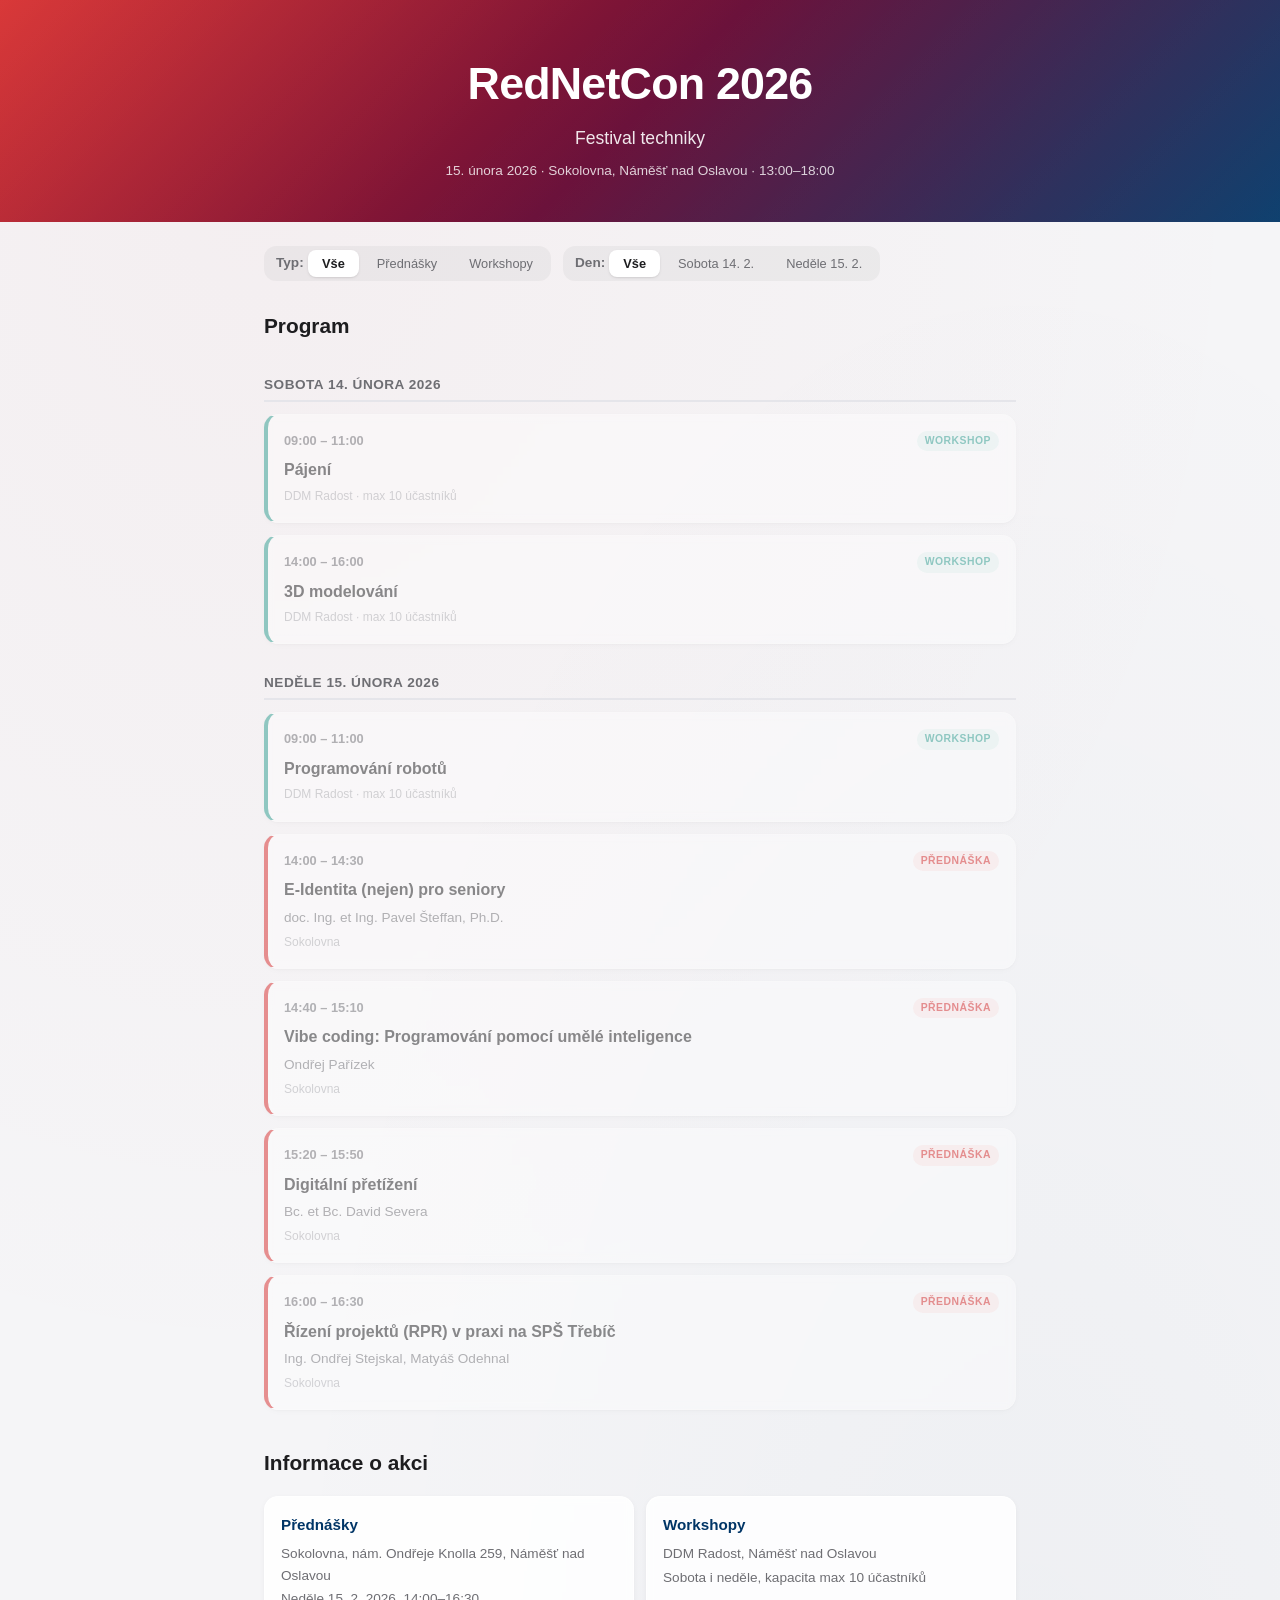
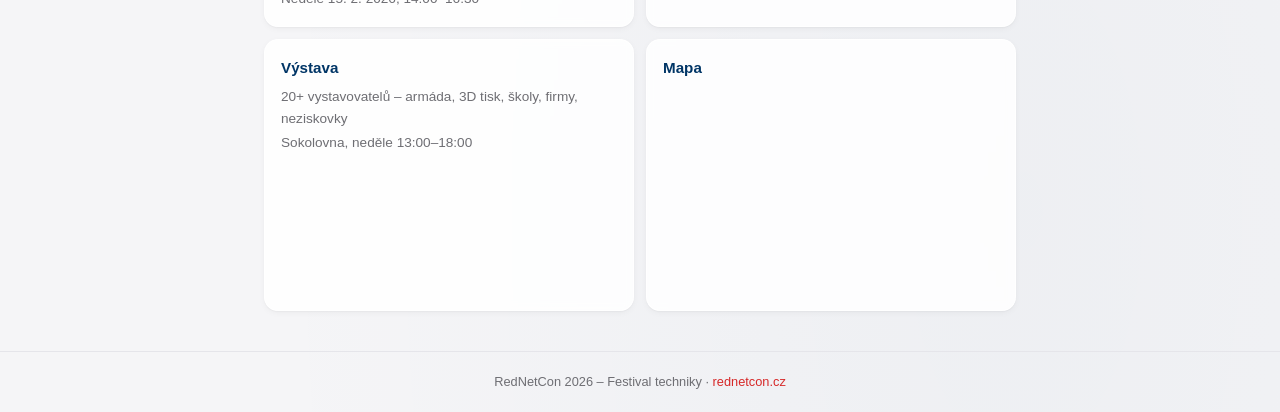
<file: index.html>
<!DOCTYPE html>
<html lang="cs">
<head>
  <meta charset="UTF-8">
  <meta name="viewport" content="width=device-width, initial-scale=1.0">
  <title>RedNetCon 2026 – Festival techniky</title>
  <link rel="stylesheet" href="css/style.css">
</head>
<body>

  <header class="header">
    <div class="container">
      <h1 class="header__title">RedNetCon 2026</h1>
      <p class="header__subtitle">Festival techniky</p>
      <p class="header__date">15. února 2026 · Sokolovna, Náměšť nad Oslavou · 13:00–18:00</p>
    </div>
  </header>

  <main class="container">

    <!-- Právě probíhá -->
    <section id="now-playing" class="now-playing" hidden>
      <h2 class="section-title">Právě probíhá</h2>
      <div id="now-playing-content"></div>
    </section>

    <!-- Filtry -->
    <section class="filters">
      <div class="filter-group">
        <span class="filter-label">Typ:</span>
        <button class="filter-btn active" data-filter-type="all">Vše</button>
        <button class="filter-btn" data-filter-type="talk">Přednášky</button>
        <button class="filter-btn" data-filter-type="workshop">Workshopy</button>
      </div>
      <div class="filter-group">
        <span class="filter-label">Den:</span>
        <button class="filter-btn active" data-filter-day="all">Vše</button>
        <button class="filter-btn" data-filter-day="2026-02-14">Sobota 14. 2.</button>
        <button class="filter-btn" data-filter-day="2026-02-15">Neděle 15. 2.</button>
      </div>
    </section>

    <!-- Program -->
    <section class="schedule">
      <h2 class="section-title">Program</h2>
      <div id="schedule-list" class="schedule-list"></div>
      <p id="no-results" class="no-results" hidden>Žádné výsledky pro zvolené filtry.</p>
    </section>

    <!-- Info panel -->
    <section class="info-panel">
      <h2 class="section-title">Informace o akci</h2>
      <div class="info-grid">
        <div class="info-card">
          <h3>Přednášky</h3>
          <p>Sokolovna, nám. Ondřeje Knolla 259, Náměšť nad Oslavou</p>
          <p>Neděle 15. 2. 2026, 14:00–16:30</p>
        </div>
        <div class="info-card">
          <h3>Workshopy</h3>
          <p>DDM Radost, Náměšť nad Oslavou</p>
          <p>Sobota i neděle, kapacita max 10 účastníků</p>
        </div>
        <div class="info-card">
          <h3>Výstava</h3>
          <p>20+ vystavovatelů – armáda, 3D tisk, školy, firmy, neziskovky</p>
          <p>Sokolovna, neděle 13:00–18:00</p>
        </div>
        <div class="info-card">
          <h3>Mapa</h3>
          <iframe
            title="Mapa – Sokolovna Náměšť nad Oslavou"
            src="https://www.openstreetmap.org/export/embed.html?bbox=16.1505%2C49.2050%2C16.1605%2C49.2110&layer=mapnik&marker=49.2078%2C16.1563"
            width="100%"
            height="200"
            style="border: 0; border-radius: 8px;"
            loading="lazy"
          ></iframe>
        </div>
      </div>
    </section>

  </main>

  <!-- Detail modal -->
  <div id="modal" class="modal" hidden>
    <div class="modal__backdrop"></div>
    <div class="modal__content">
      <button class="modal__close" aria-label="Zavřít">&times;</button>
      <div id="modal-body"></div>
    </div>
  </div>

  <footer class="footer">
    <div class="container">
      <p>RedNetCon 2026 – Festival techniky · <a href="https://rednetcon.cz" target="_blank" rel="noopener">rednetcon.cz</a></p>
    </div>
  </footer>

  <script src="js/app.js"></script>
</body>
</html>
</file>
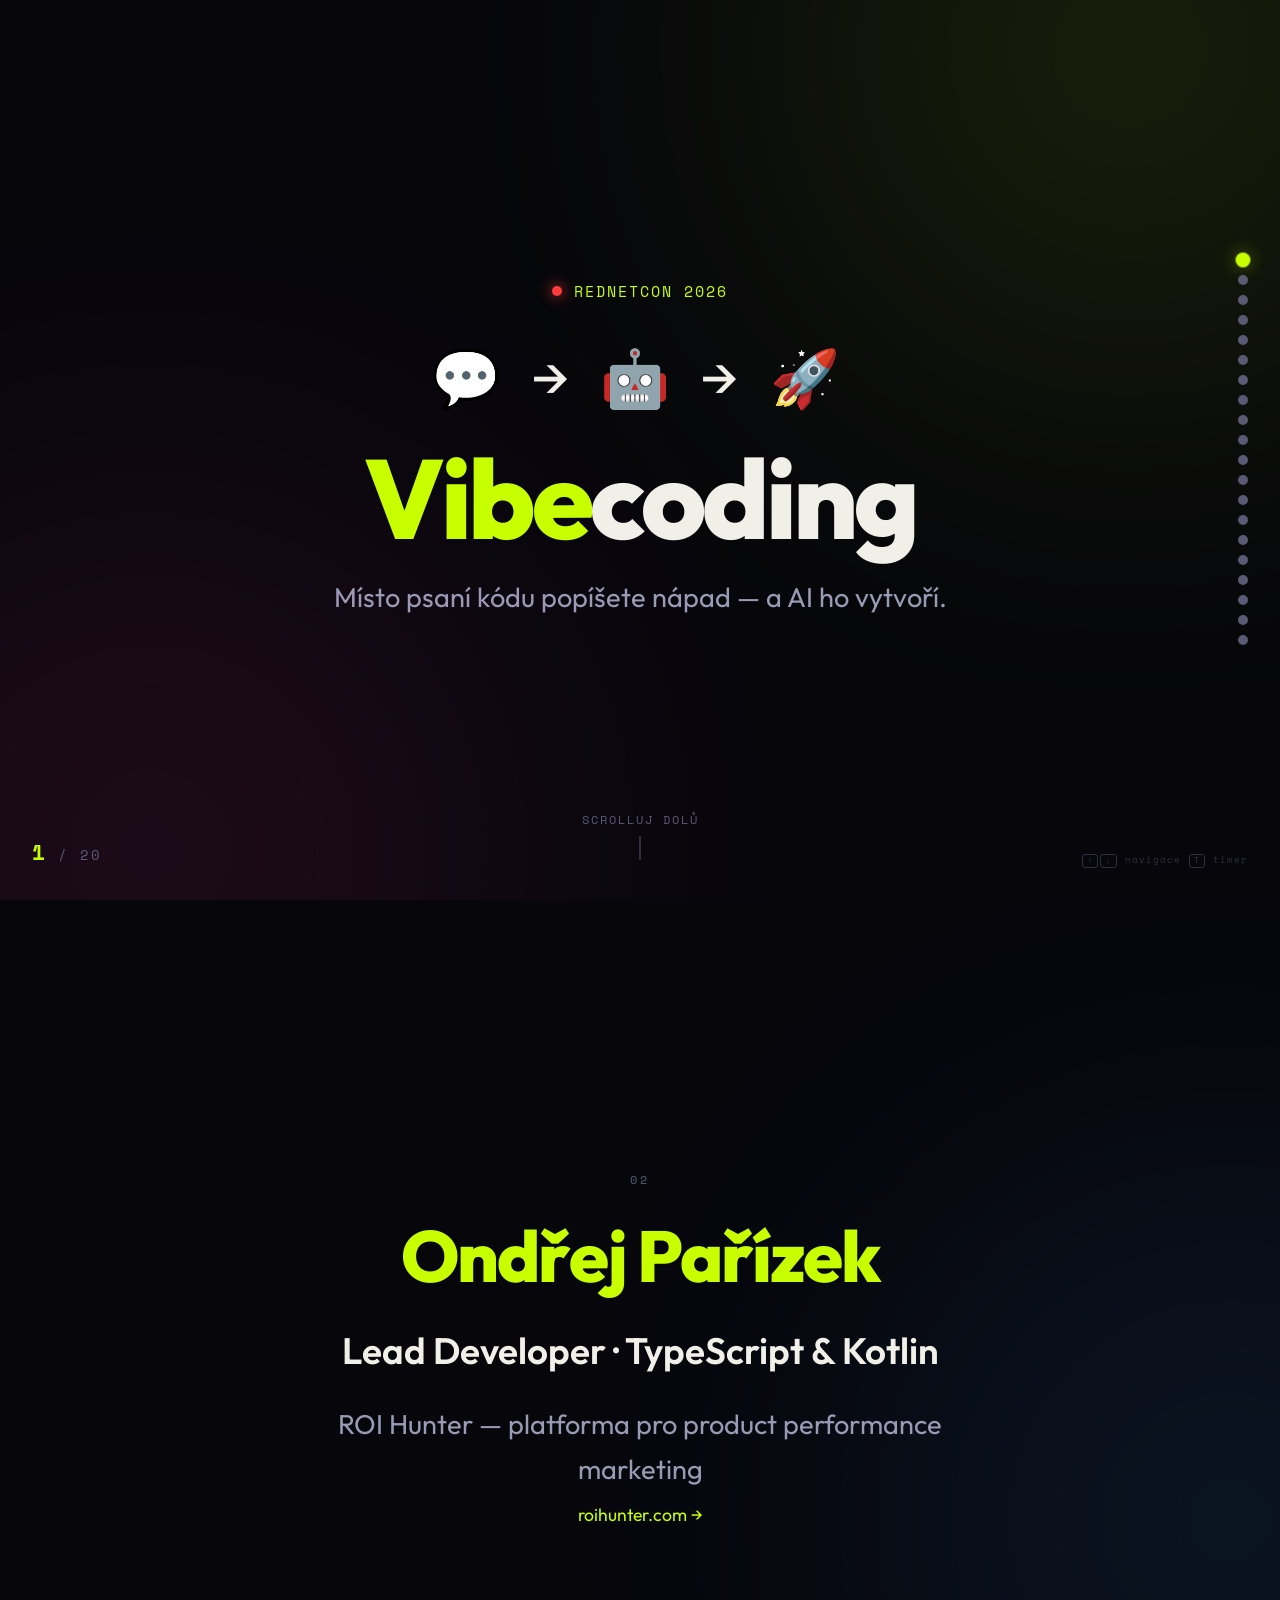
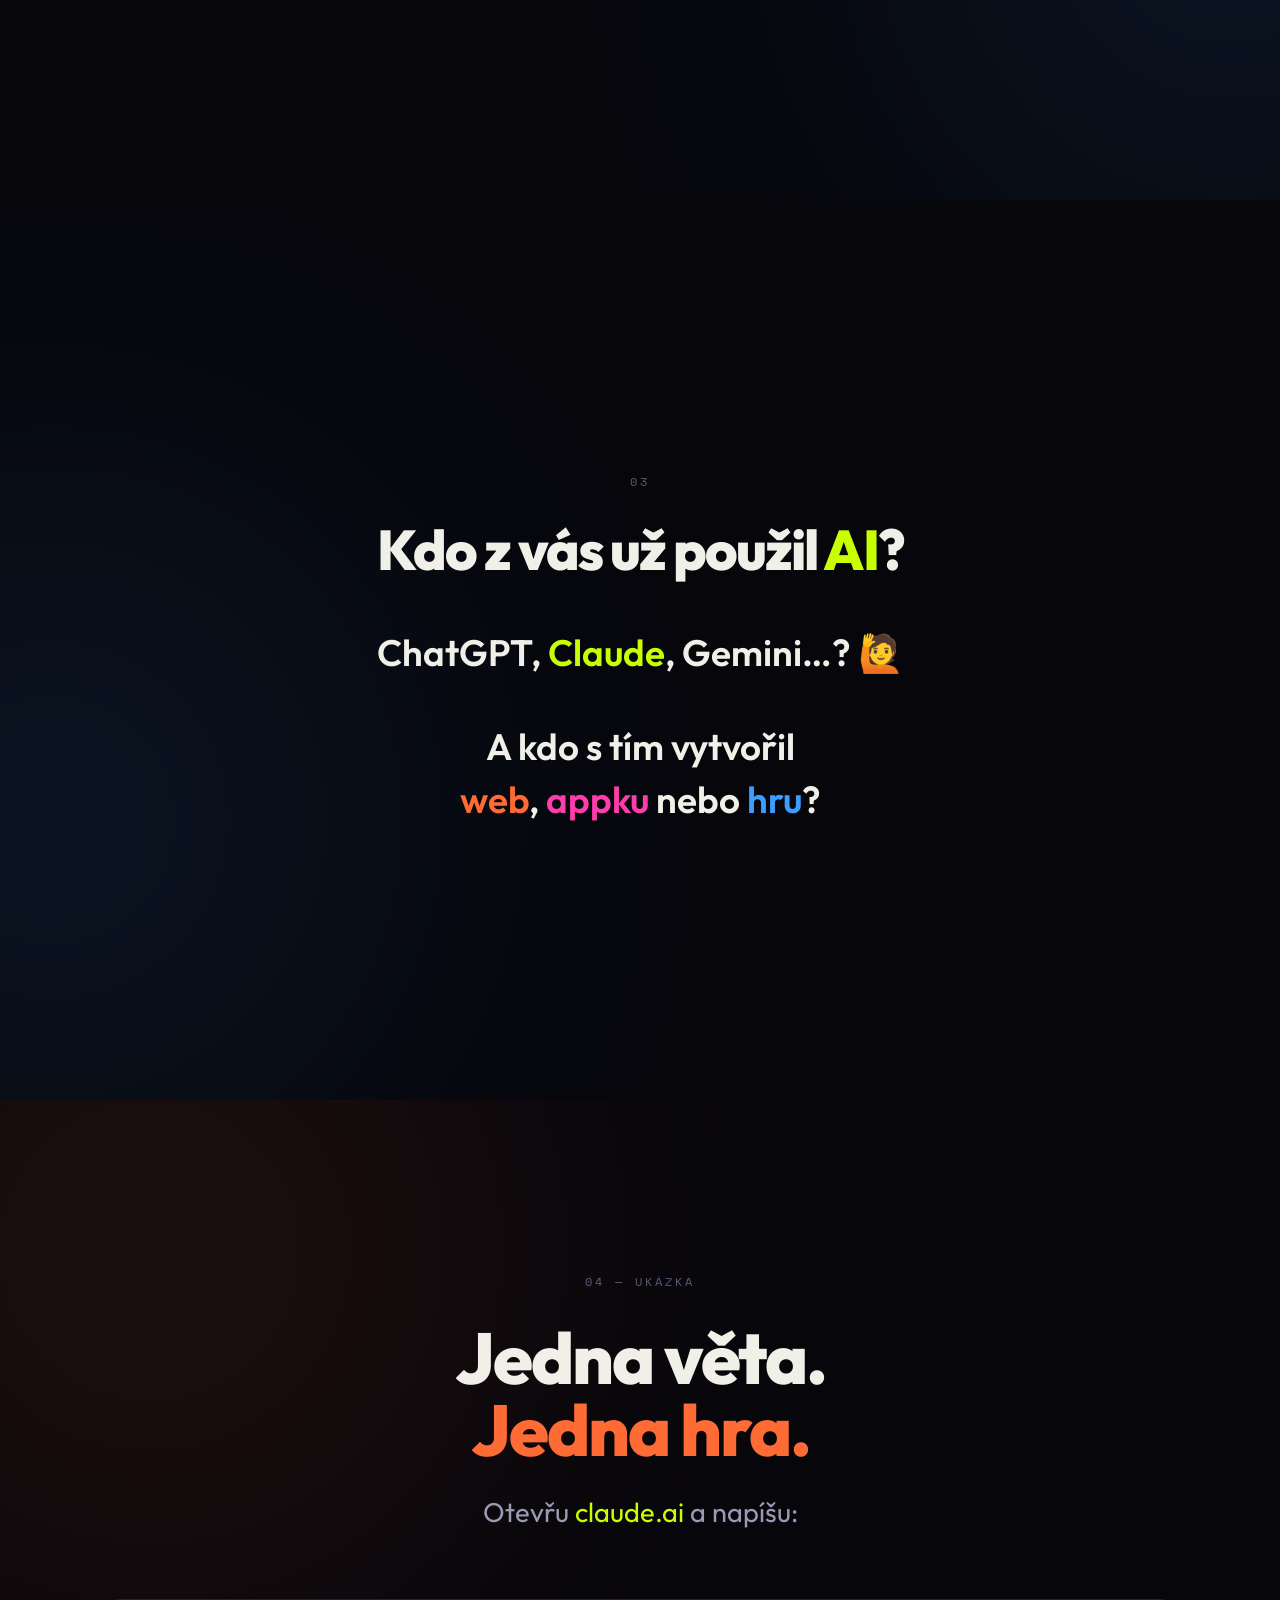
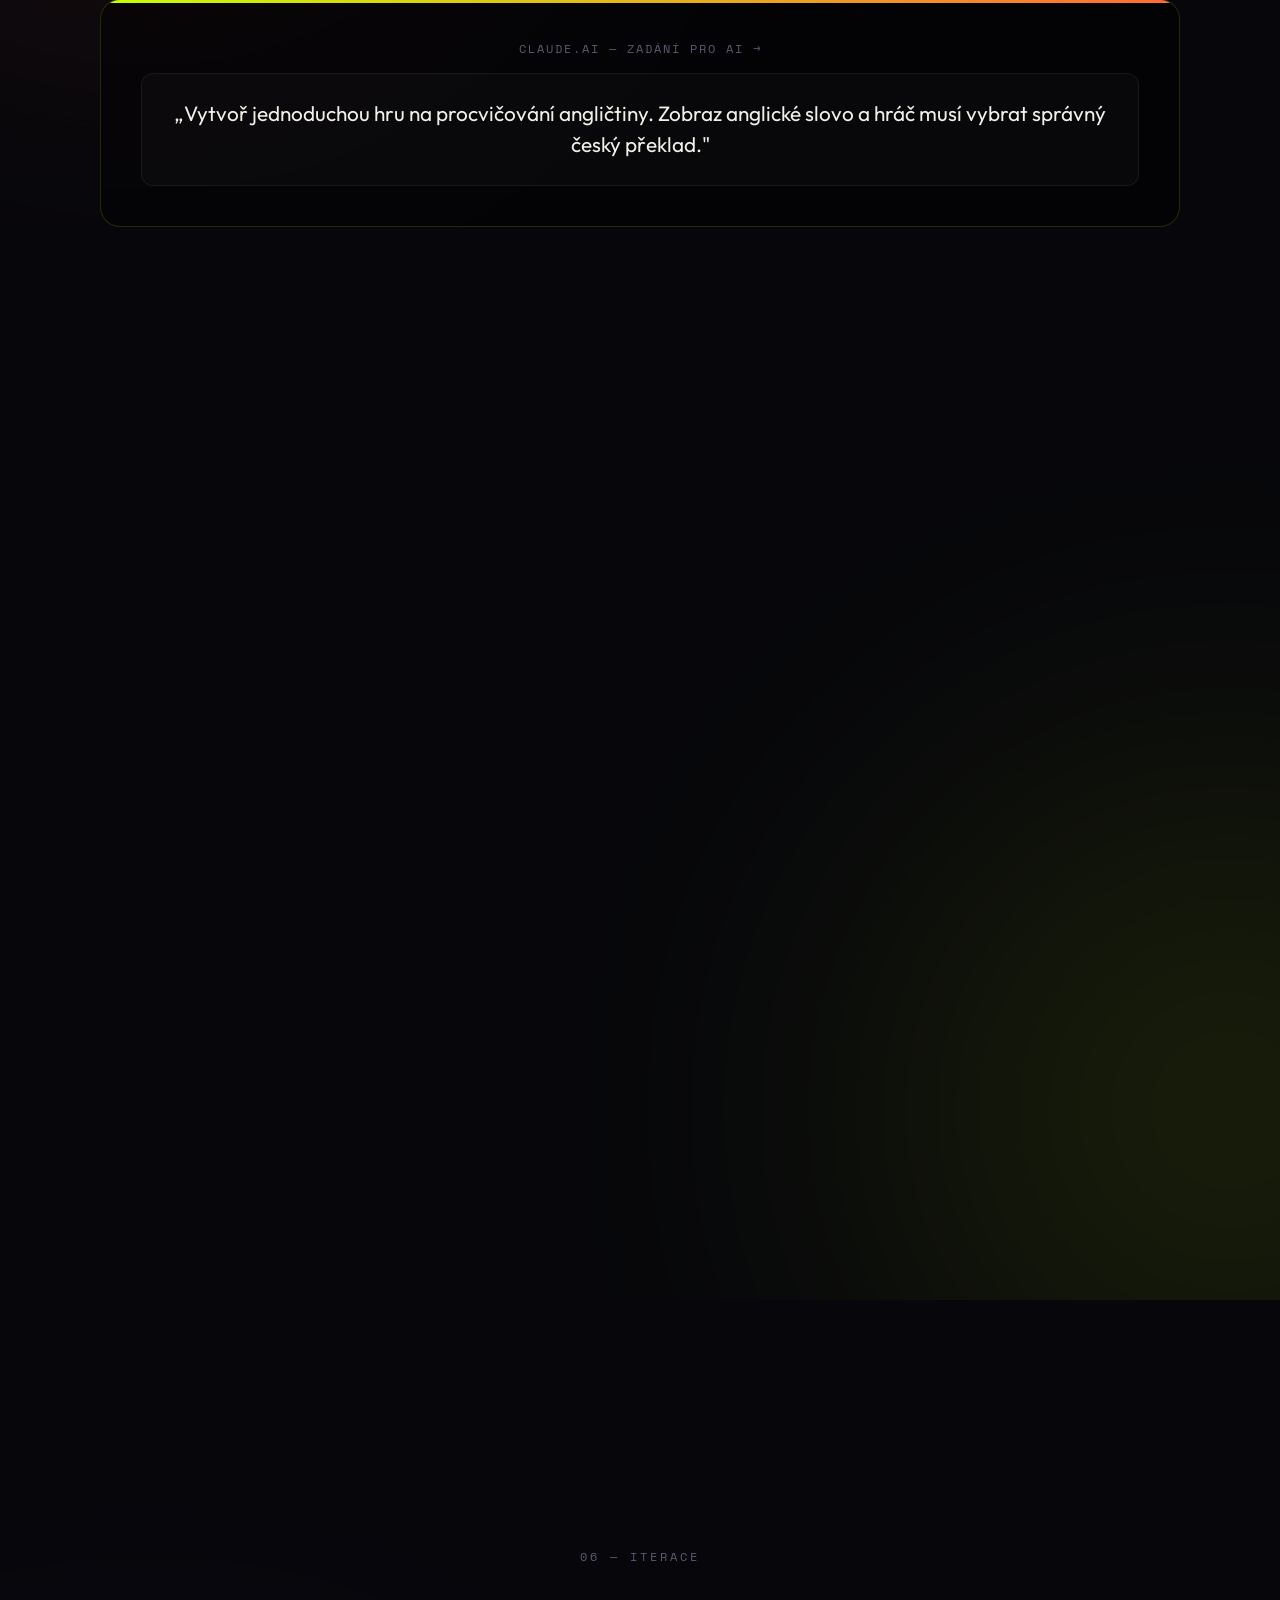
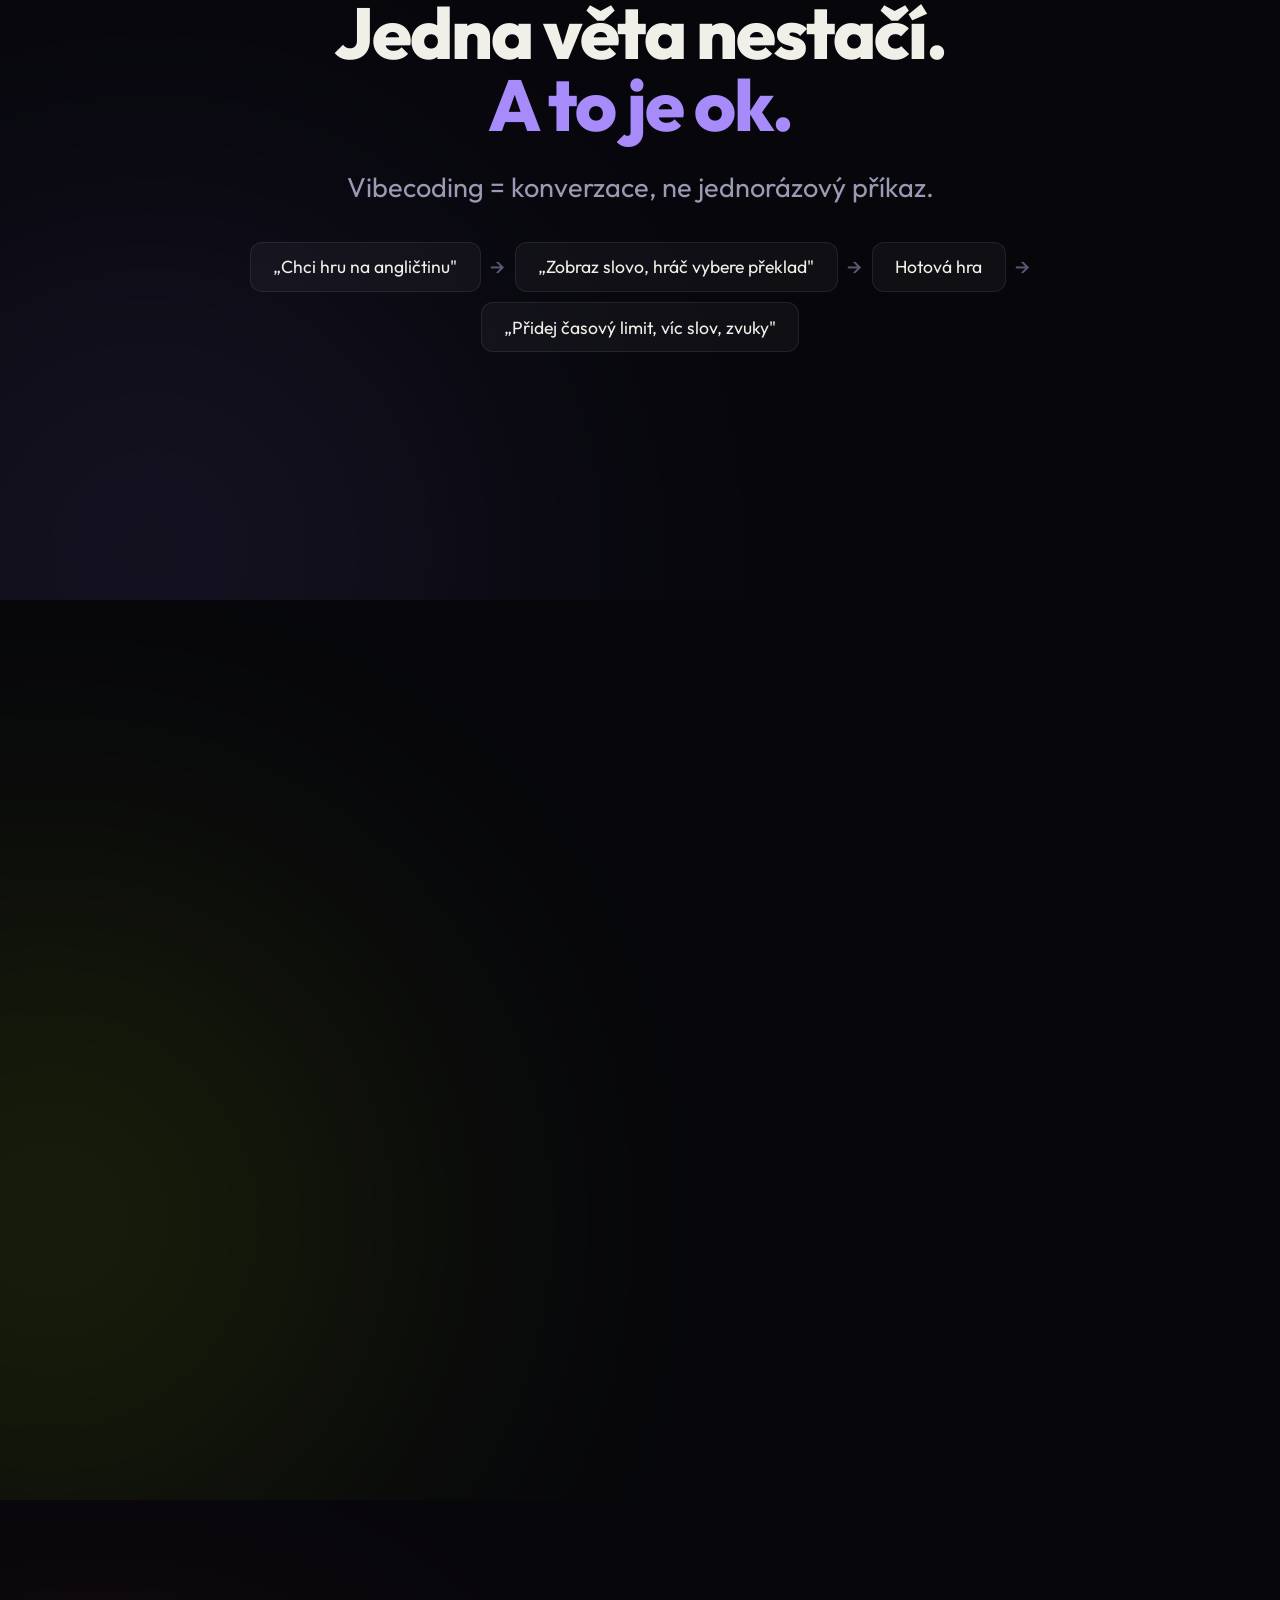
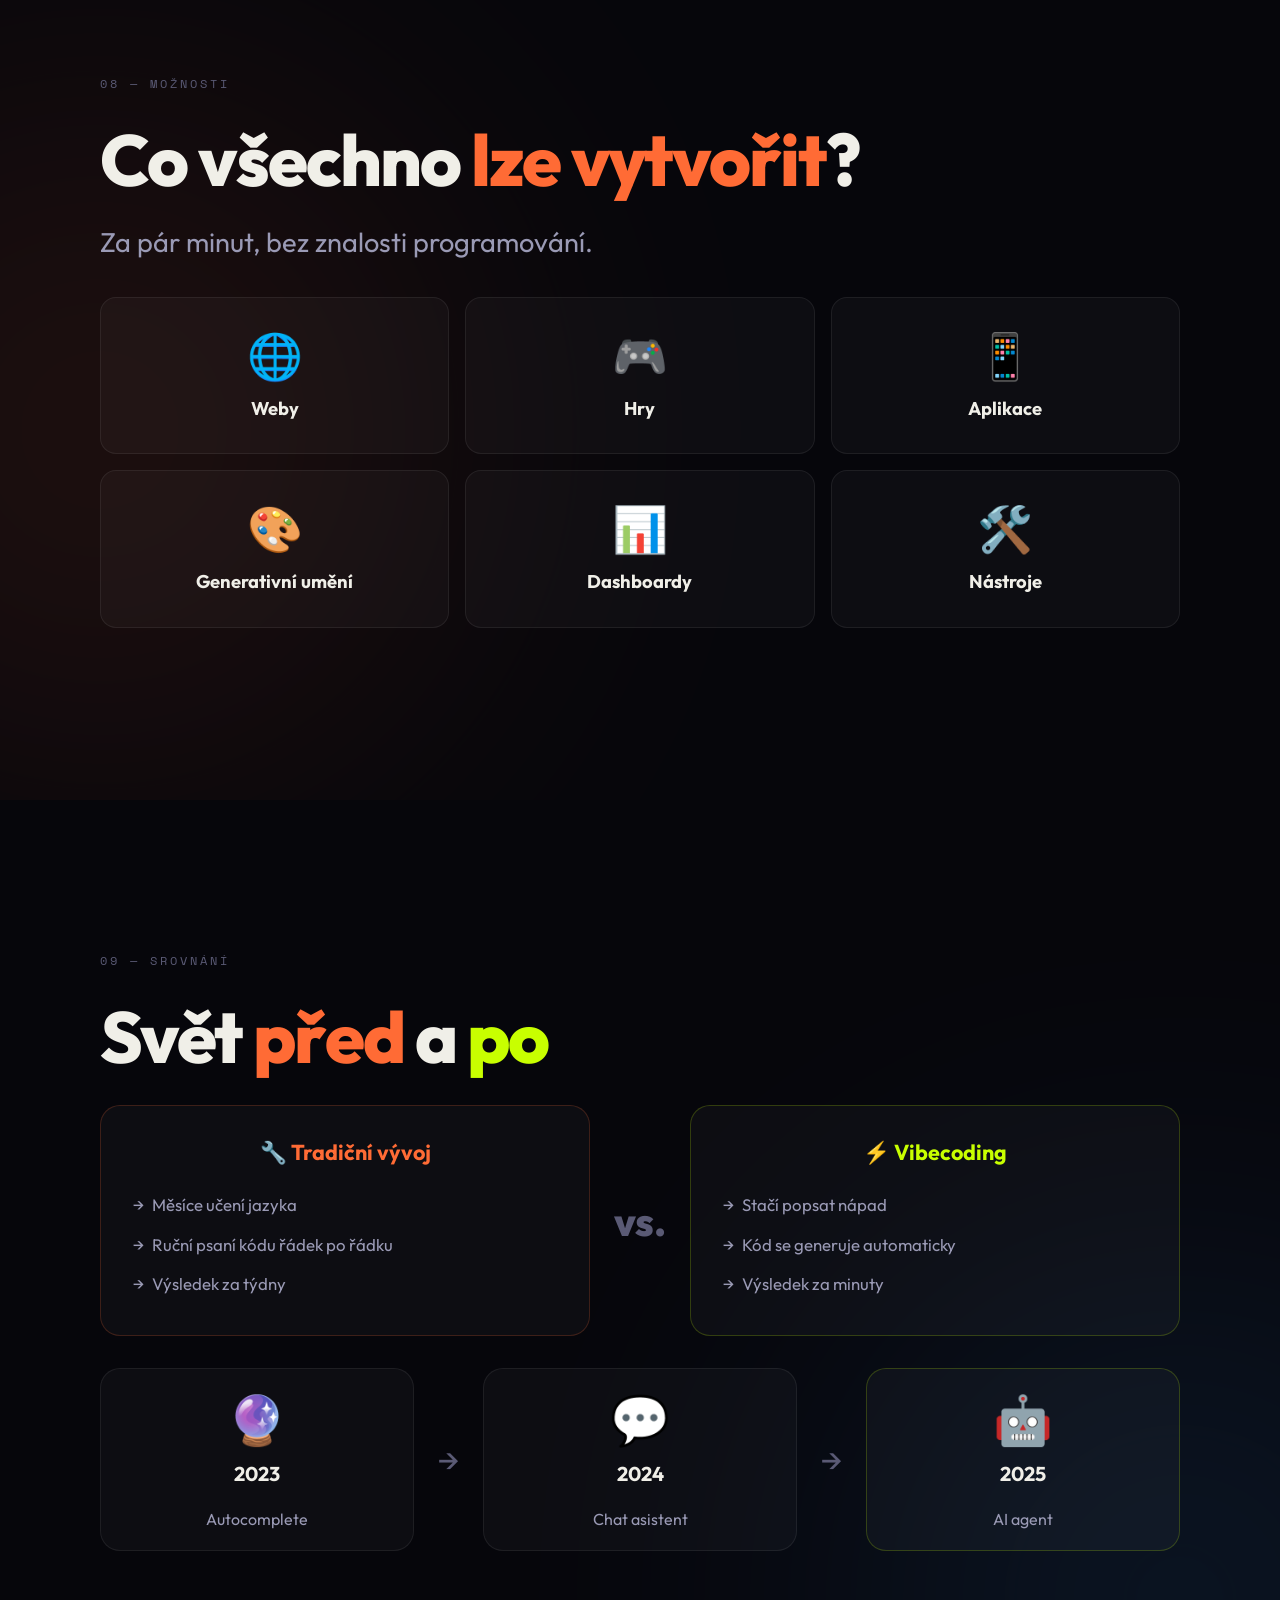
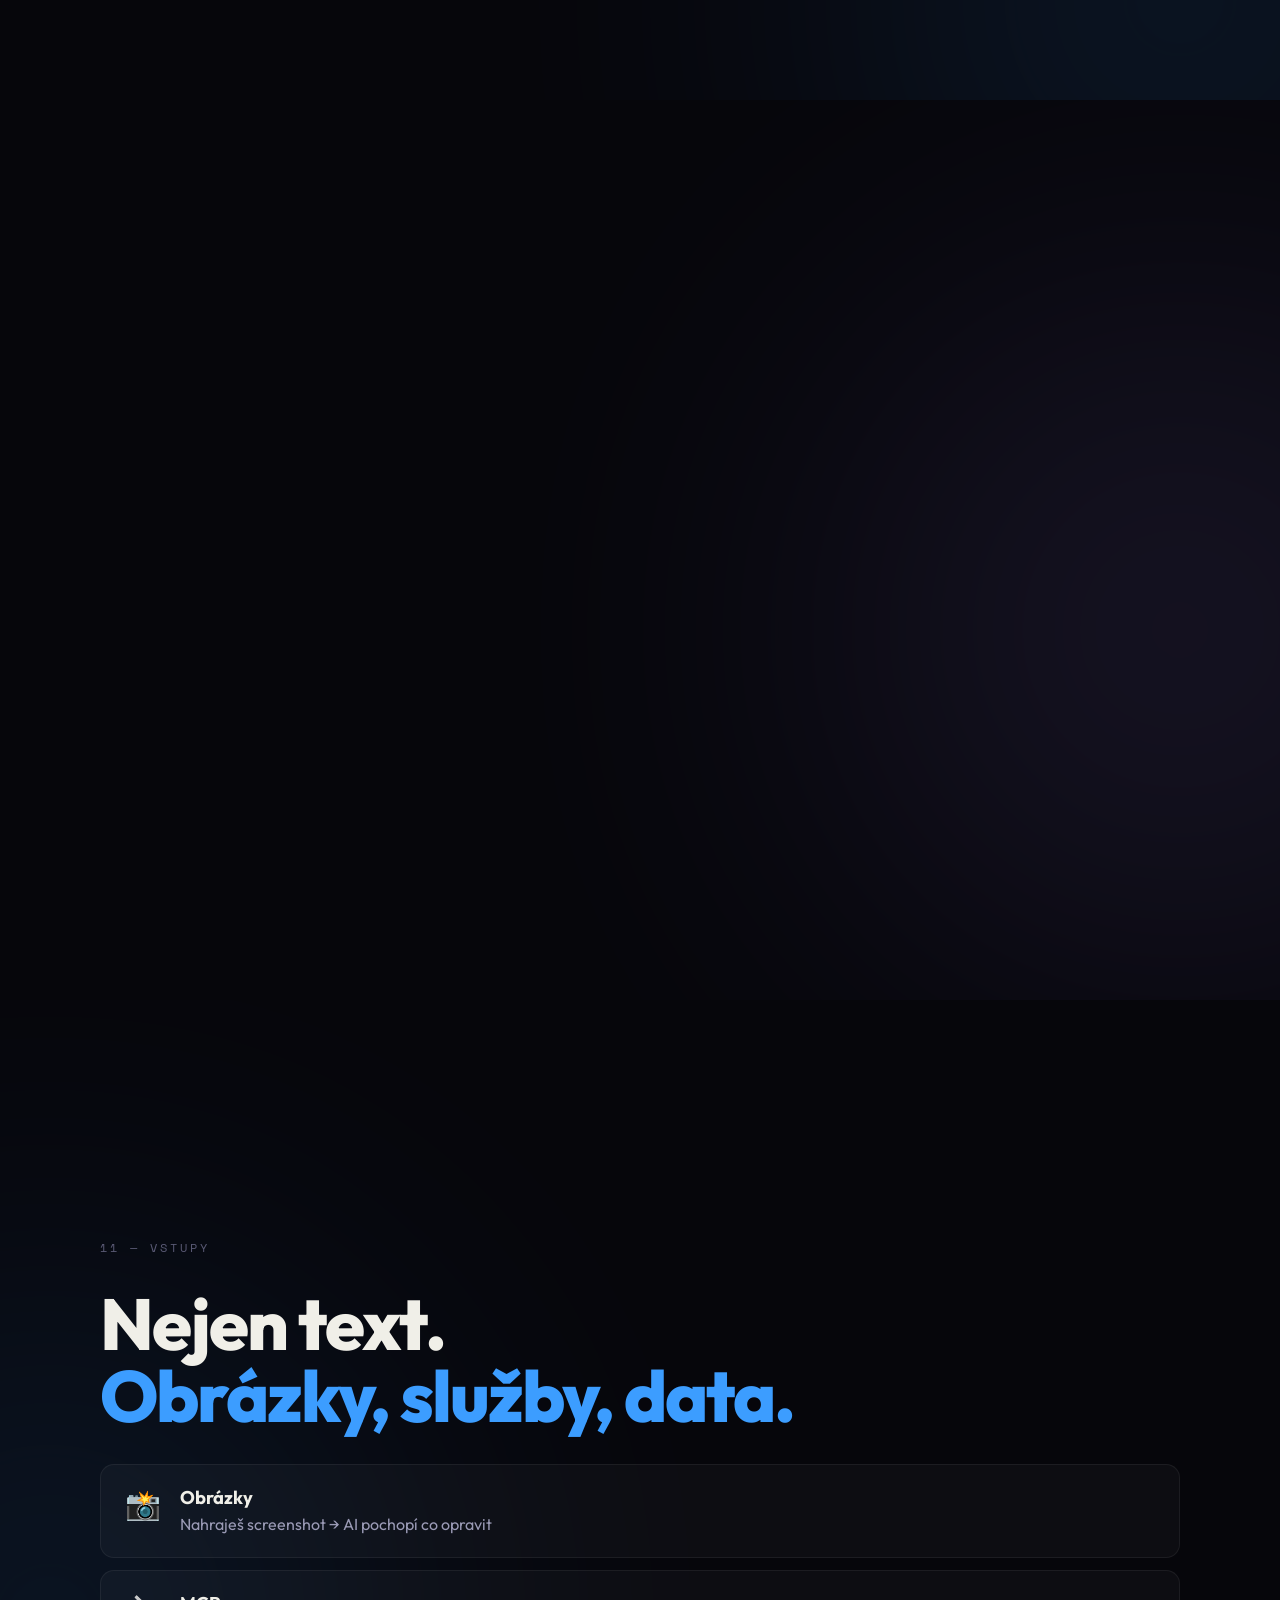
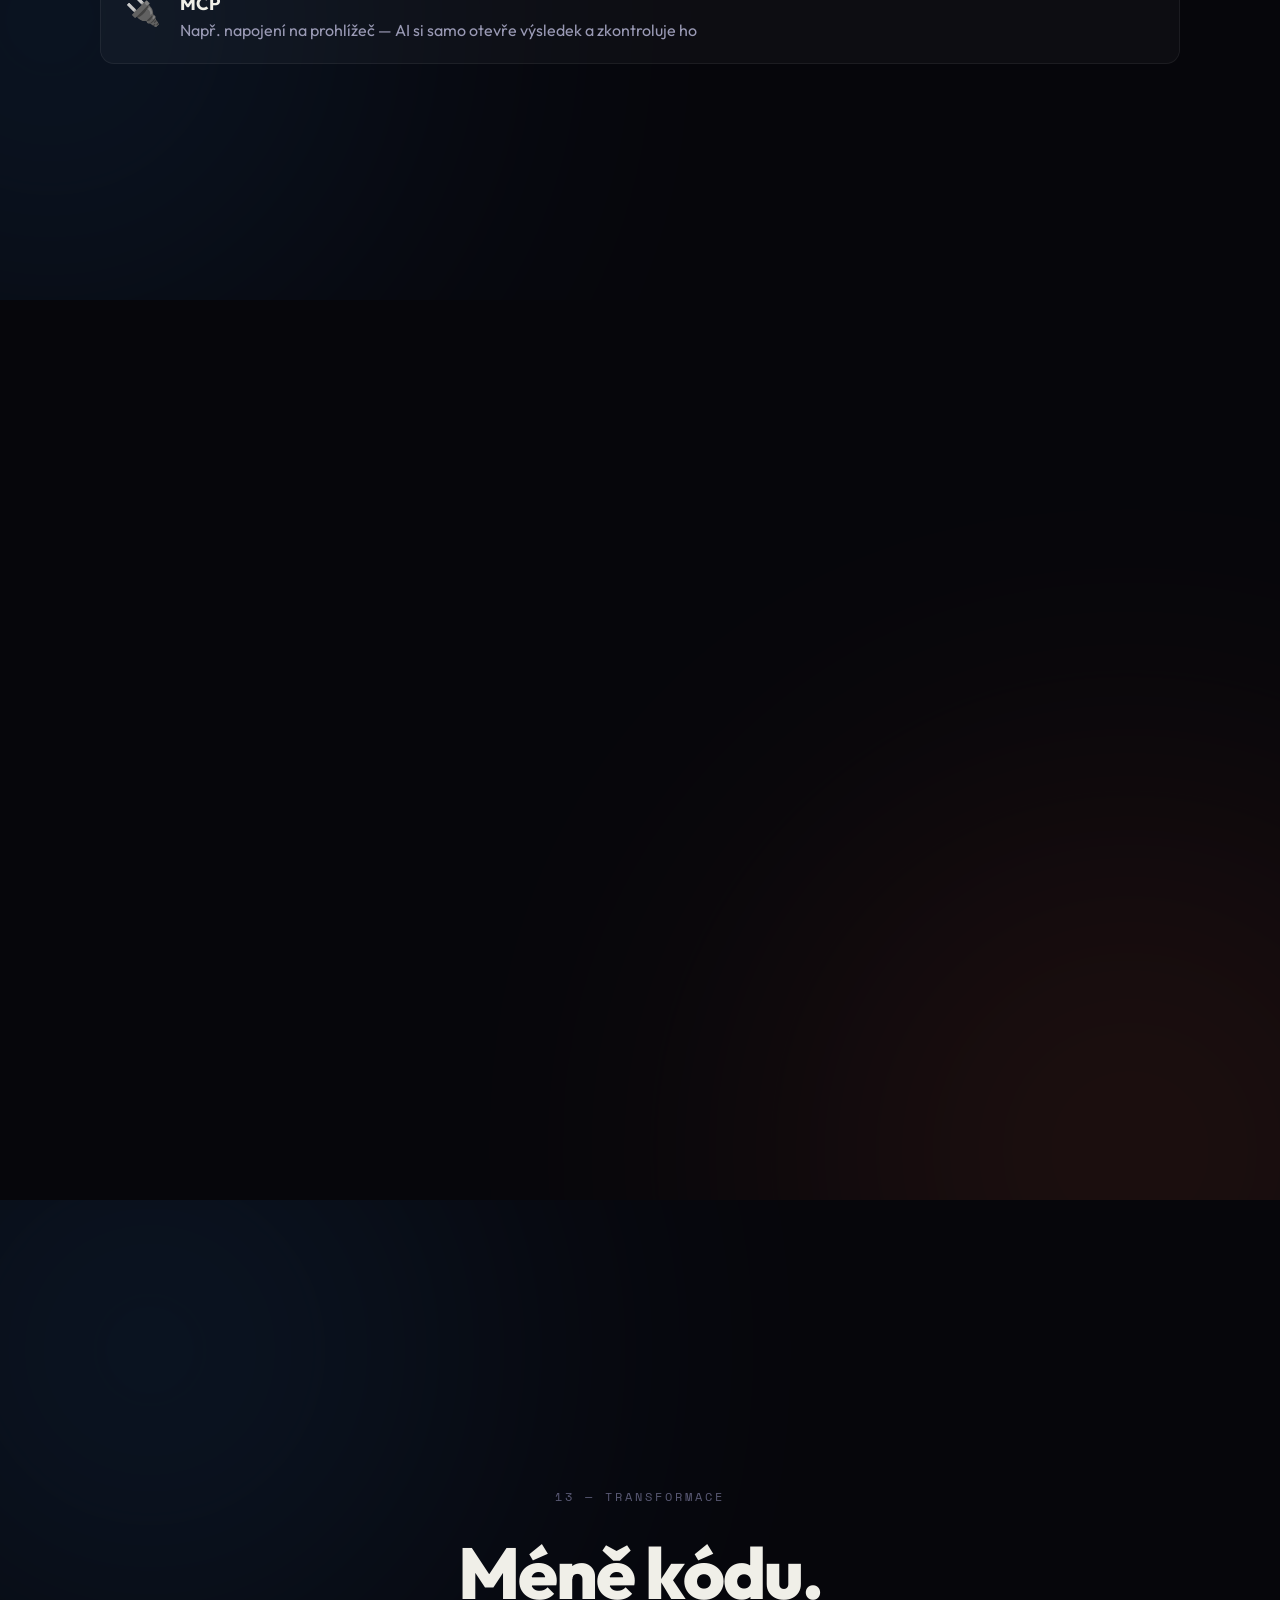
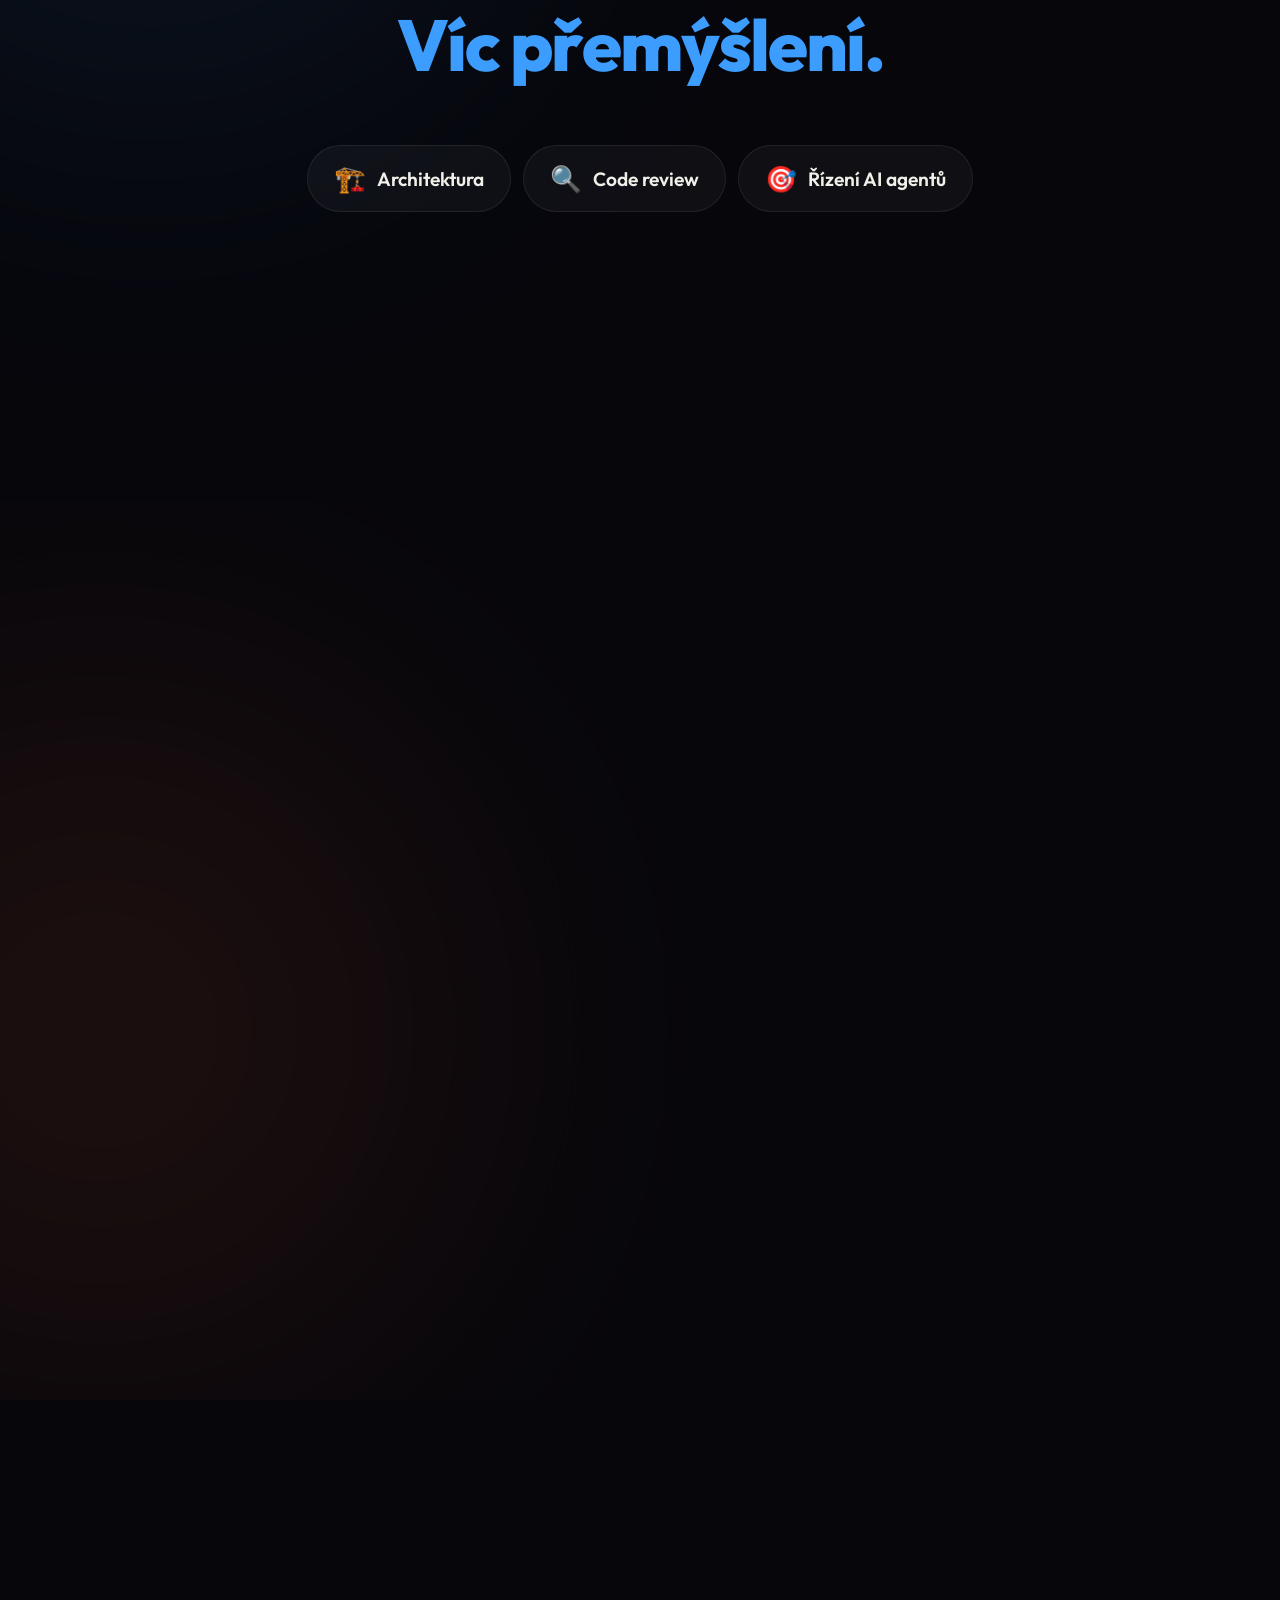
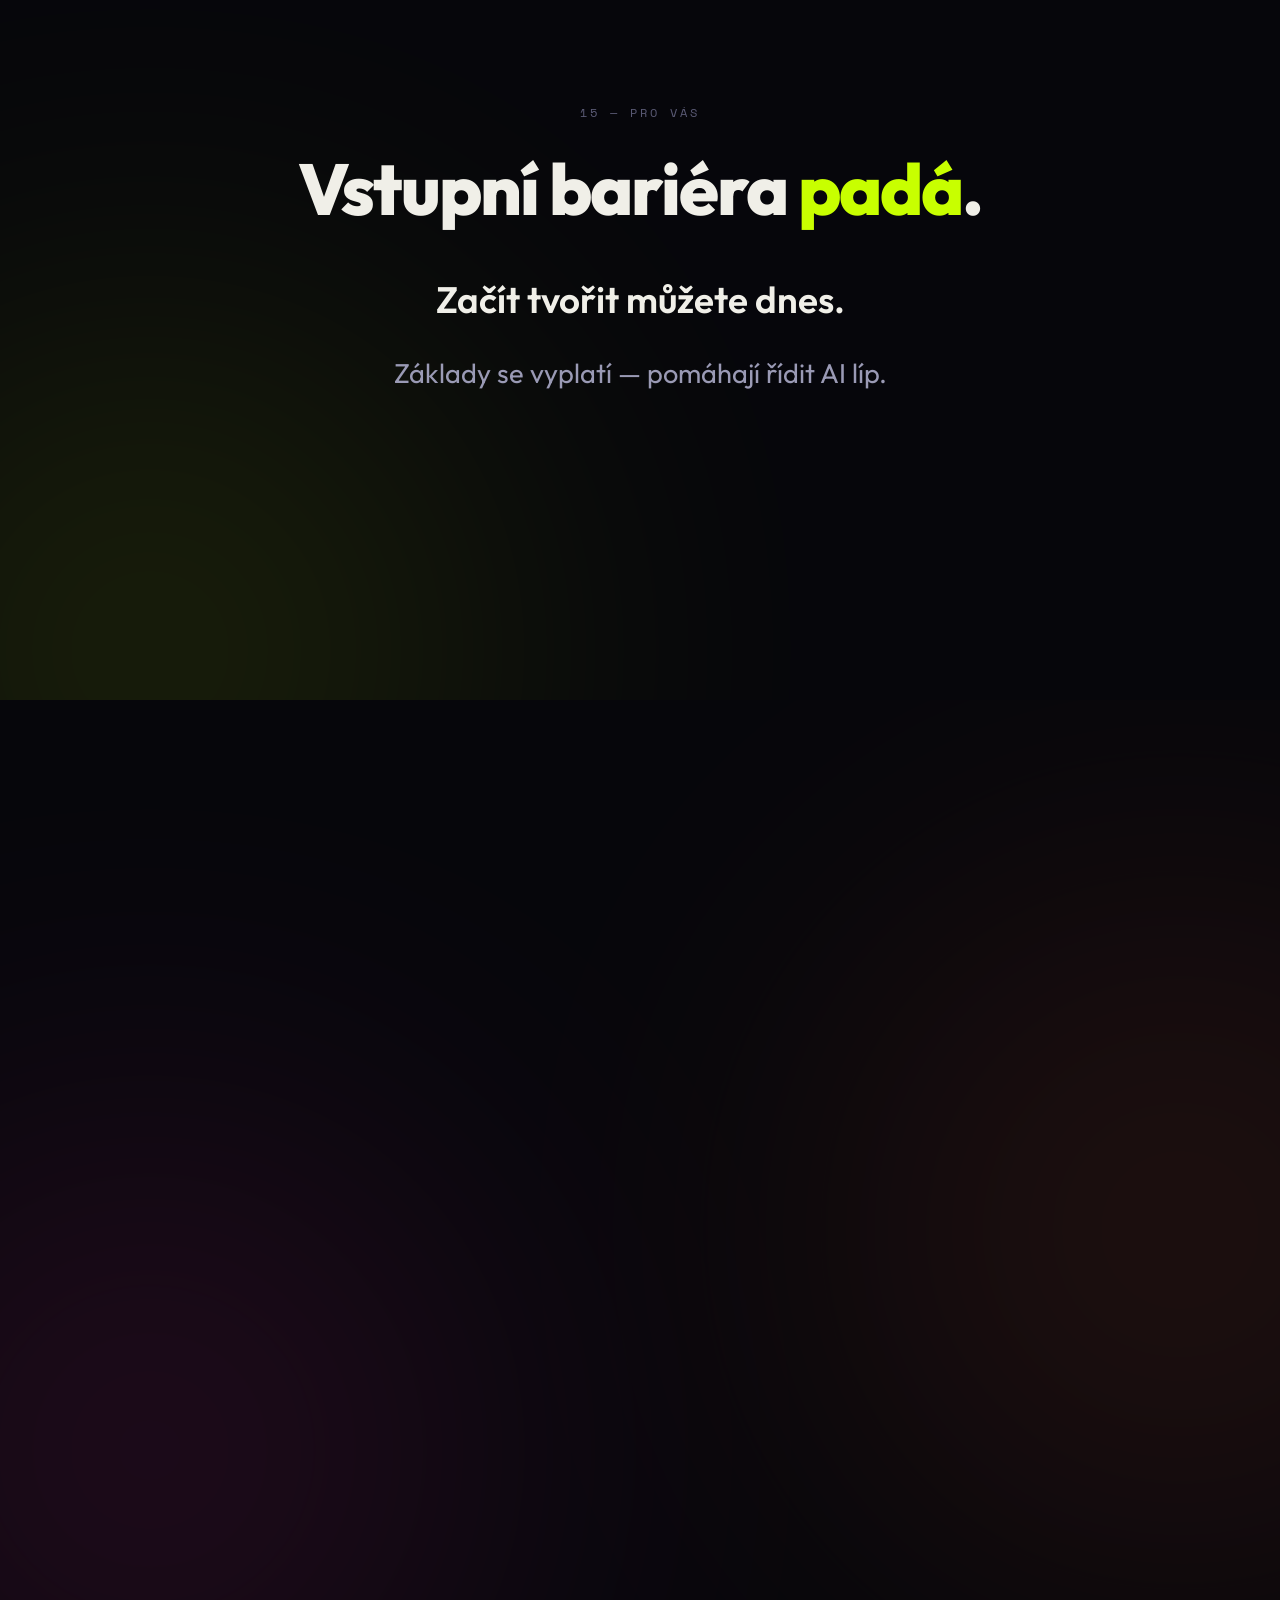
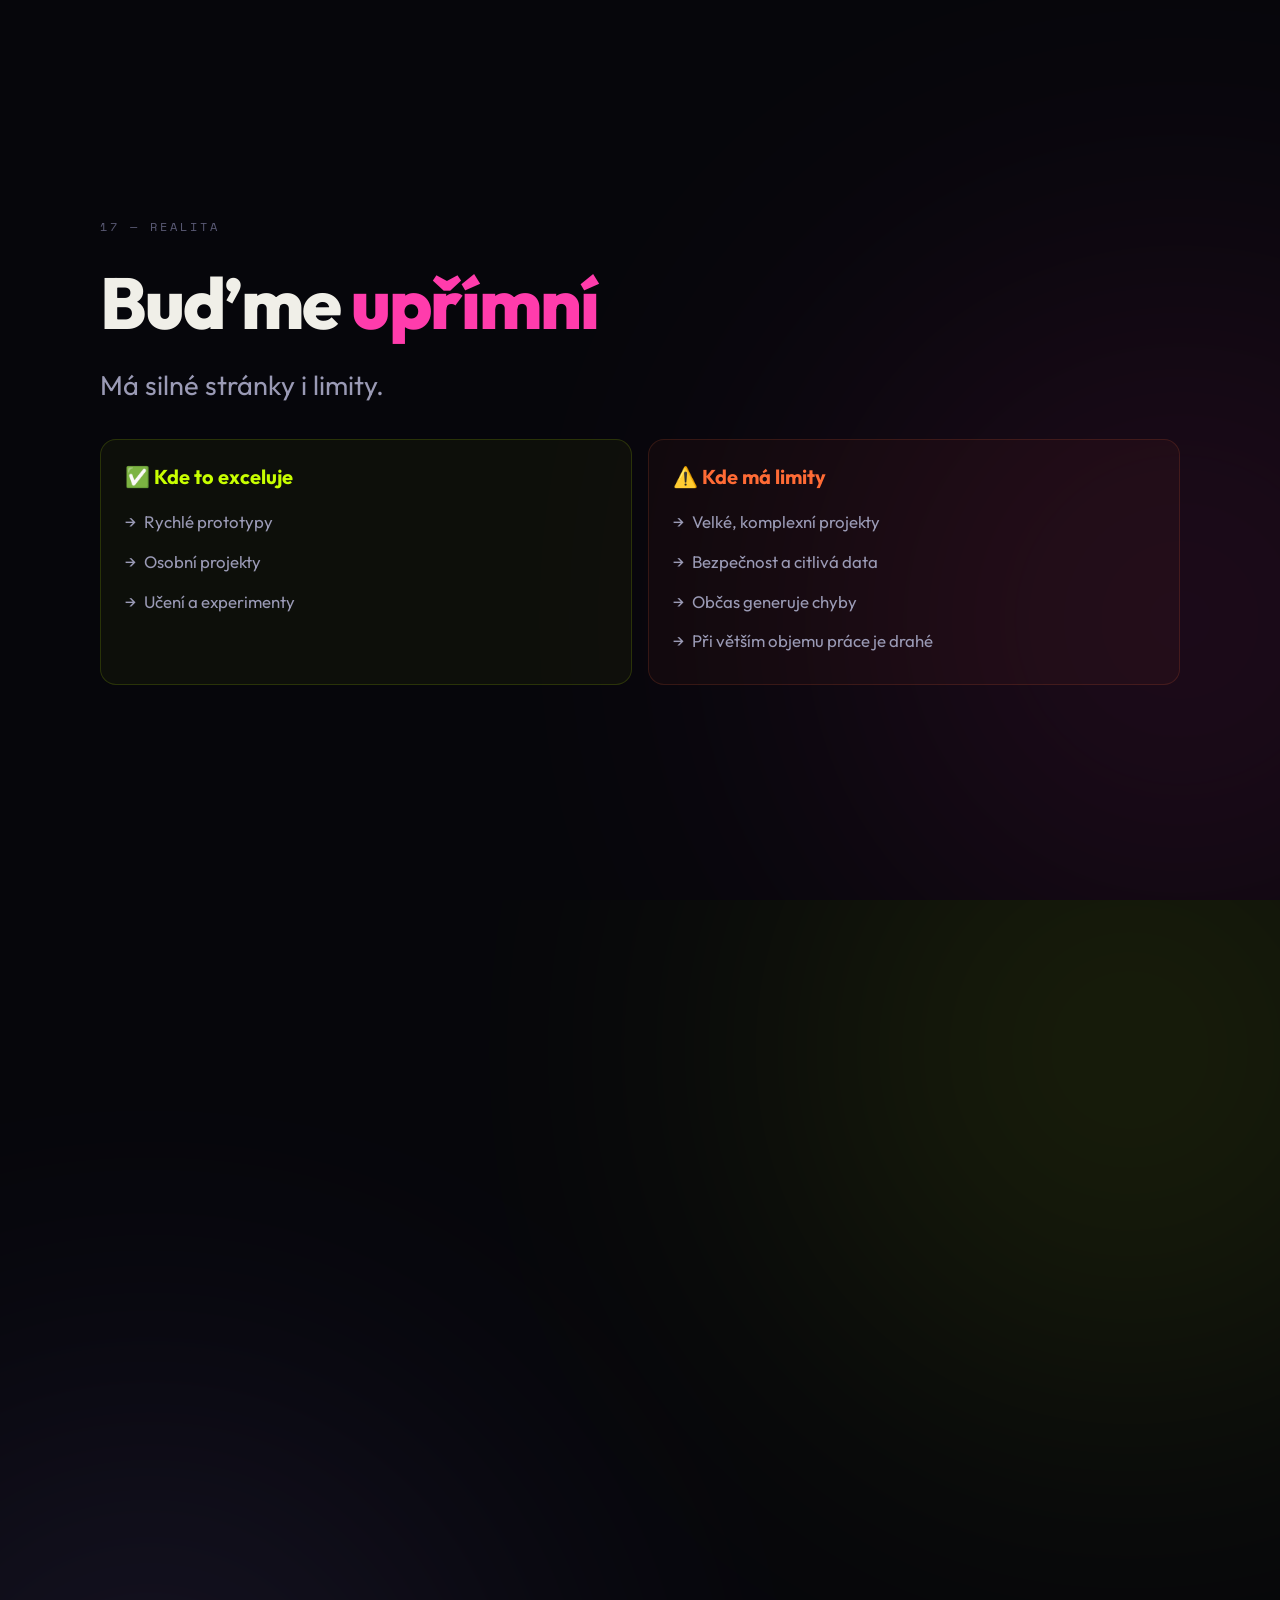
<file: prezentace.html>
<!DOCTYPE html>
<html lang="cs">
<head>
<meta charset="UTF-8">
<meta name="viewport" content="width=device-width, initial-scale=1.0">
<title>Vibecoding – RedNetCon 2026</title>
<link href="https://fonts.googleapis.com/css2?family=Space+Mono:wght@400;700&family=Outfit:wght@400;600;700;800&display=swap" rel="stylesheet">
<style>
  :root {
    --bg: #06060b;
    --fg: #f0efe8;
    --accent: #c8ff00;
    --accent2: #ff6b35;
    --pink: #ff3cac;
    --blue: #3c9dff;
    --purple: #a78bfa;
    --muted: #9a9ab5;
    --dim: #5a5a75;
  }
  * { margin: 0; padding: 0; box-sizing: border-box; }
  html { scroll-behavior: smooth; scroll-snap-type: y mandatory; overflow-x: hidden; }
  body { font-family: 'Outfit', sans-serif; background: var(--bg); color: var(--fg); overflow-x: hidden; }

  .slide { height: 100vh; width: 100vw; scroll-snap-align: start; scroll-snap-stop: always; display: flex; align-items: center; justify-content: center; position: relative; overflow: hidden; padding: 4rem; }
  .slide-content { max-width: 1080px; width: 100%; z-index: 2; }
  .slide--center { text-align: center; }
  .slide--center .slide-content { display: flex; flex-direction: column; align-items: center; }
  .slide--center .lead, .slide--center .big-lead { text-align: center; }

  .slide-nav { position: fixed; right: 2rem; top: 50%; transform: translateY(-50%); z-index: 100; display: flex; flex-direction: column; gap: 10px; }
  .slide-nav a { width: 10px; height: 10px; border-radius: 50%; background: var(--dim); display: block; text-decoration: none; transition: all 0.4s; }
  .slide-nav a.active { background: var(--accent); box-shadow: 0 0 12px rgba(200,255,0,0.4); transform: scale(1.5); }
  .slide-nav a:hover:not(.active) { background: var(--muted); transform: scale(1.2); }

  .slide-counter { position: fixed; bottom: 2rem; left: 2rem; z-index: 100; font-family: 'Space Mono', monospace; font-size: 0.9rem; color: var(--dim); letter-spacing: 2px; }
  .slide-counter .cur { color: var(--accent); font-size: 1.3rem; font-weight: 700; }

  .glow { position: absolute; width: 700px; height: 700px; border-radius: 50%; filter: blur(160px); opacity: 0.1; pointer-events: none; }

  h1 { font-size: clamp(3.5rem, 9vw, 7rem); font-weight: 800; line-height: 0.95; letter-spacing: -4px; margin-bottom: 1.5rem; }
  h2 { font-size: clamp(2.5rem, 6vw, 4.5rem); font-weight: 800; line-height: 1.0; letter-spacing: -2px; margin-bottom: 1.5rem; }
  h3 { font-size: clamp(1.1rem, 2vw, 1.4rem); font-weight: 700; margin-bottom: 0.5rem; }

  .lead { font-size: clamp(1.3rem, 2.8vw, 1.7rem); color: var(--muted); line-height: 1.65; max-width: 700px; }
  .big-lead { font-size: clamp(1.5rem, 3.5vw, 2.3rem); color: var(--fg); line-height: 1.45; max-width: 750px; font-weight: 600; }

  .hl { color: var(--accent); } .hl-o { color: var(--accent2); } .hl-p { color: var(--pink); } .hl-b { color: var(--blue); } .hl-v { color: var(--purple); }

  .tag { display: inline-block; font-family: 'Space Mono', monospace; font-size: 0.75rem; letter-spacing: 3px; text-transform: uppercase; margin-bottom: 2rem; color: var(--dim); }

  .live-badge { display: inline-flex; align-items: center; gap: 0.7rem; font-family: 'Space Mono', monospace; font-size: 0.95rem; color: var(--accent); letter-spacing: 2px; margin-bottom: 2.5rem; }
  .live-badge .dot { width: 10px; height: 10px; background: #ff3c3c; border-radius: 50%; animation: blink 1.5s infinite; box-shadow: 0 0 14px #ff3c3c; }
  @keyframes blink { 0%, 100% { opacity: 1; } 50% { opacity: 0.2; } }

  .emoji-flow { font-size: 3.5rem; letter-spacing: 0.6rem; margin-bottom: 2rem; animation: float 3s ease-in-out infinite; }
  @keyframes float { 0%, 100% { transform: translateY(0); } 50% { transform: translateY(-10px); } }

  .scroll-hint { position: absolute; bottom: 2.5rem; left: 50%; transform: translateX(-50%); font-family: 'Space Mono', monospace; font-size: 0.75rem; color: var(--dim); letter-spacing: 2px; text-transform: uppercase; animation: nudge 2s ease-in-out infinite; }
  .scroll-hint::after { content: ''; display: block; width: 1px; height: 24px; background: var(--dim); margin: 8px auto 0; }
  @keyframes nudge { 0%, 100% { opacity: 0.4; transform: translateX(-50%) translateY(0); } 50% { opacity: 1; transform: translateX(-50%) translateY(6px); } }

  .pill-row { display: flex; flex-wrap: wrap; gap: 0.8rem; margin-top: 2rem; }
  .pill { display: flex; align-items: center; gap: 0.7rem; background: rgba(255,255,255,0.04); border: 1px solid rgba(255,255,255,0.08); padding: 1rem 1.6rem; border-radius: 100px; font-size: 1.2rem; font-weight: 600; transition: all 0.3s; }
  .pill:hover { border-color: var(--accent); transform: translateY(-2px); background: rgba(200,255,0,0.05); }
  .pill .icon { font-size: 1.6rem; }

  .process { display: flex; gap: 1.5rem; margin-top: 2.5rem; align-items: stretch; }
  .process-step { flex: 1; background: rgba(255,255,255,0.03); border: 1px solid rgba(255,255,255,0.07); border-radius: 20px; padding: 2rem 1.5rem; text-align: center; display: flex; flex-direction: column; align-items: center; gap: 0.8rem; transition: all 0.4s; }
  .process-step:hover { border-color: var(--accent); transform: translateY(-4px); }
  .process-step .step-num { font-family: 'Space Mono', monospace; font-size: 0.7rem; color: var(--accent); letter-spacing: 2px; opacity: 0.5; }
  .process-step .step-emoji { font-size: 3rem; }
  .process-step h3 { font-size: 1.25rem; }
  .process-step p { font-size: 1rem; color: var(--muted); line-height: 1.5; }
  .process-arrow { display: flex; align-items: center; font-size: 2rem; color: var(--dim); flex-shrink: 0; }

  .showcase { display: grid; grid-template-columns: repeat(3, 1fr); gap: 1rem; margin-top: 2rem; }
  .showcase-item { background: rgba(255,255,255,0.03); border: 1px solid rgba(255,255,255,0.07); border-radius: 16px; padding: 1.8rem 1.4rem; text-align: center; transition: all 0.4s; }
  .showcase-item:hover { border-color: var(--accent); transform: translateY(-4px); box-shadow: 0 12px 40px rgba(200,255,0,0.05); }
  .showcase-item .s-emoji { font-size: 2.8rem; margin-bottom: 0.8rem; }
  .showcase-item h3 { font-size: 1.15rem; margin-bottom: 0.3rem; }

  .compare { display: grid; grid-template-columns: 1fr auto 1fr; gap: 1.5rem; margin-top: 2rem; align-items: center; }
  .compare-col { background: rgba(255,255,255,0.03); border: 1px solid rgba(255,255,255,0.07); border-radius: 20px; padding: 2rem; }
  .compare-col h3 { font-size: 1.35rem; margin-bottom: 1.2rem; text-align: center; }
  .compare-col.old { border-color: rgba(255,107,53,0.2); } .compare-col.old h3 { color: var(--accent2); }
  .compare-col.new { border-color: rgba(200,255,0,0.2); } .compare-col.new h3 { color: var(--accent); }
  .compare-row { font-size: 1.05rem; color: var(--muted); padding: 0.45rem 0; line-height: 1.5; display: flex; gap: 0.5rem; }
  .compare-vs { font-size: 2.5rem; font-weight: 800; color: var(--dim); }

  .demo-box { margin-top: 2rem; background: rgba(0,0,0,0.4); border: 1px solid rgba(200,255,0,0.15); border-radius: 20px; padding: 2.5rem; position: relative; overflow: hidden; }
  .demo-box::before { content: ''; position: absolute; top: 0; left: 0; right: 0; height: 3px; background: linear-gradient(90deg, var(--accent), var(--accent2), var(--pink)); animation: gradSlide 3s linear infinite; background-size: 200% 100%; }
  @keyframes gradSlide { 0% { background-position: 0% 0%; } 100% { background-position: 200% 0%; } }
  .demo-label { font-family: 'Space Mono', monospace; font-size: 0.75rem; color: var(--dim); letter-spacing: 2px; text-transform: uppercase; margin-bottom: 1rem; }
  .demo-prompt { display: flex; gap: 1rem; padding: 1rem 1.3rem; background: rgba(255,255,255,0.025); border: 1px solid rgba(255,255,255,0.06); border-radius: 12px; font-size: 1.15rem; line-height: 1.5; }

  .tips { display: flex; flex-direction: column; gap: 0.8rem; margin-top: 2rem; }
  .tip { display: flex; gap: 1.2rem; align-items: flex-start; padding: 1.3rem 1.5rem; background: rgba(255,255,255,0.03); border: 1px solid rgba(255,255,255,0.06); border-radius: 14px; transition: all 0.3s; }
  .tip:hover { border-color: var(--accent); transform: translateX(6px); }
  .tip .tip-icon { font-size: 1.8rem; flex-shrink: 0; }
  .tip h3 { font-size: 1.15rem; margin-bottom: 0.2rem; }
  .tip p { font-size: 1rem; color: var(--muted); line-height: 1.5; }

  .limits { display: grid; grid-template-columns: 1fr 1fr; gap: 1rem; margin-top: 2rem; }
  .limit-card { padding: 1.5rem; border-radius: 16px; border: 1px solid rgba(255,255,255,0.06); }
  .limit-card.pro { background: rgba(200,255,0,0.04); border-color: rgba(200,255,0,0.15); }
  .limit-card.con { background: rgba(255,107,53,0.04); border-color: rgba(255,107,53,0.15); }
  .limit-card h3 { font-size: 1.25rem; margin-bottom: 0.8rem; }
  .limit-card.pro h3 { color: var(--accent); } .limit-card.con h3 { color: var(--accent2); }
  .limit-item { font-size: 1.05rem; color: var(--muted); padding: 0.45rem 0; line-height: 1.5; display: flex; gap: 0.5rem; }

  .tools { display: grid; grid-template-columns: repeat(3, 1fr); gap: 1rem; margin-top: 1rem; }
  .tool { background: rgba(255,255,255,0.03); border: 1px solid rgba(255,255,255,0.07); border-radius: 16px; padding: 1.6rem 1.2rem; text-decoration: none; color: var(--fg); transition: all 0.4s; display: flex; flex-direction: column; gap: 0.5rem; text-align: center; align-items: center; }
  .tool:hover { transform: translateY(-6px); border-color: var(--accent); box-shadow: 0 16px 48px rgba(200,255,0,0.06); }
  .tool .t-icon { font-size: 2.4rem; } .tool h3 { font-size: 1.2rem; font-weight: 700; } .tool p { font-size: 0.9rem; color: var(--muted); line-height: 1.4; }
  .tool .t-url { font-family: 'Space Mono', monospace; font-size: 0.55rem; color: var(--accent); letter-spacing: 1px; margin-top: auto; }

  .twist-reveal { margin-top: 2rem; padding: 2.5rem; border-radius: 24px; border: 2px solid var(--accent); background: rgba(200,255,0,0.04); position: relative; overflow: hidden; }
  .twist-reveal::after { content: ''; position: absolute; inset: 0; background: linear-gradient(135deg, rgba(200,255,0,0.06), transparent, rgba(255,107,53,0.04)); pointer-events: none; }
  .twist-reveal .twist-inner { position: relative; z-index: 2; }

  .section-label { font-family: 'Space Mono', monospace; font-size: 0.8rem; letter-spacing: 3px; text-transform: uppercase; color: var(--dim); margin-bottom: 0.5rem; margin-top: 2rem; }

  .iter-chain { display: flex; flex-wrap: wrap; gap: 0.6rem; margin-top: 2rem; align-items: center; justify-content: center; }
  .iter-step { background: rgba(255,255,255,0.04); border: 1px solid rgba(255,255,255,0.08); padding: 0.8rem 1.4rem; border-radius: 12px; font-size: 1.1rem; color: var(--fg); transition: all 0.3s; }
  .iter-step:hover { border-color: var(--accent); transform: translateY(-2px); }
  .iter-arrow { color: var(--dim); font-size: 1.4rem; }

  .timer { position: fixed; top: 1.5rem; left: 50%; transform: translateX(-50%) translateY(-80px); z-index: 200; background: rgba(6,6,11,0.92); backdrop-filter: blur(16px); border: 1px solid rgba(255,255,255,0.08); border-radius: 100px; padding: 0.45rem 1.2rem; display: flex; align-items: center; gap: 0.7rem; font-family: 'Space Mono', monospace; font-size: 0.7rem; color: var(--muted); transition: transform 0.4s cubic-bezier(0.16, 1, 0.3, 1); }
  .timer.visible { transform: translateX(-50%) translateY(0); }
  .timer .t-display { color: var(--accent); font-size: 1rem; font-weight: 700; min-width: 60px; text-align: right; }
  .timer button { background: none; border: 1px solid rgba(255,255,255,0.1); color: var(--fg); font-family: 'Space Mono', monospace; font-size: 0.6rem; padding: 0.2rem 0.5rem; border-radius: 5px; cursor: pointer; transition: all 0.2s; }
  .timer button:hover { border-color: var(--accent); color: var(--accent); }

  .fi { opacity: 0; transform: translateY(25px); transition: all 0.6s cubic-bezier(0.16, 1, 0.3, 1); }
  .fi.v { opacity: 1; transform: translateY(0); }

  .key-hint { position: fixed; bottom: 2rem; right: 2rem; z-index: 100; font-family: 'Space Mono', monospace; font-size: 0.55rem; color: var(--dim); letter-spacing: 1px; opacity: 0.5; }
  .key-hint kbd { display: inline-block; border: 1px solid var(--dim); border-radius: 3px; padding: 1px 4px; font-size: 0.55rem; margin: 0 1px; }

  @media (max-width: 900px) {
    .process { flex-direction: column; gap: 0.8rem; } .process-arrow { transform: rotate(90deg); justify-content: center; }
    .showcase { grid-template-columns: repeat(2, 1fr); } .compare { grid-template-columns: 1fr; } .compare-vs { text-align: center; }
    .tools { grid-template-columns: repeat(2, 1fr); } .limits { grid-template-columns: 1fr; }
    .iter-chain { flex-direction: column; } .iter-arrow { transform: rotate(90deg); }
  }
  @media (max-width: 600px) {
    .slide { padding: 2.5rem 1.5rem; } .slide-nav { right: 1rem; gap: 7px; } .slide-nav a { width: 6px; height: 6px; }
    .showcase { grid-template-columns: 1fr; } .tools { grid-template-columns: 1fr 1fr; gap: 0.6rem; } .key-hint { display: none; }
  }
</style>
</head>
<body>

<div class="slide-nav" id="slideNav"></div>
<div class="slide-counter"><span class="cur" id="cCur">1</span><span id="cTotal"></span></div>
<div class="key-hint"><kbd>↑</kbd><kbd>↓</kbd> navigace <kbd>T</kbd> timer</div>

<!-- 1 — TITLE -->
<div class="slide slide--center" id="s1">
  <div class="glow" style="background:var(--accent); top:-300px; right:-200px;"></div>
  <div class="glow" style="background:var(--pink); bottom:-300px; left:-200px;"></div>
  <div class="slide-content">
    <div class="live-badge fi"><span class="dot"></span> REDNETCON 2026</div>
    <div class="emoji-flow fi">💬 → 🤖 → 🚀</div>
    <h1 class="fi"><span class="hl">Vibe</span>coding</h1>
    <p class="lead fi">Místo psaní kódu popíšete nápad — a AI ho vytvoří.</p>
  </div>
  <div class="scroll-hint">scrolluj dolů</div>
</div>

<!-- 2 — PŘEDSTAVENÍ -->
<div class="slide slide--center" id="s2">
  <div class="glow" style="background:var(--blue); top:30%; right:-300px;"></div>
  <div class="slide-content">
    <div class="tag fi">02</div>
    <h2 class="fi"><span class="hl">Ondřej Pařízek</span></h2>
    <p class="big-lead fi" style="margin-top:0.5rem;">Lead Developer · TypeScript &amp; Kotlin</p>
    <p class="lead fi" style="margin-top:1.5rem;">ROI Hunter — platforma pro product performance marketing</p>
    <p class="lead fi" style="margin-top:0.5rem; font-size:1.1rem;"><a href="https://roihunter.com" target="_blank" style="color:var(--accent); text-decoration:none;">roihunter.com →</a></p>
  </div>
</div>

<!-- 3 — OTÁZKA -->
<div class="slide slide--center" id="s3">
  <div class="glow" style="background:var(--blue); top:30%; left:-300px;"></div>
  <div class="slide-content">
    <div class="tag fi">03</div>
    <h2 class="fi" style="font-size:clamp(2rem,5vw,3.5rem);">Kdo z vás už použil <span class="hl">AI</span>?</h2>
    <p class="big-lead fi" style="margin-top:1.5rem;">ChatGPT, <span class="hl">Claude</span>, Gemini…? 🙋</p>
    <p class="big-lead fi" style="margin-top:2.5rem;">A kdo s tím vytvořil<br><span class="hl-o">web</span>, <span class="hl-p">appku</span> nebo <span class="hl-b">hru</span>?</p>
  </div>
</div>

<!-- 4 — ONE-SHOT DEMO -->
<div class="slide slide--center" id="s4">
  <div class="glow" style="background:var(--accent2); top:-200px; left:-200px;"></div>
  <div class="slide-content">
    <div class="tag fi">04 — ukázka</div>
    <h2 class="fi">Jedna věta.<br><span class="hl-o">Jedna hra.</span></h2>
    <p class="lead fi" style="text-align:center; margin: 0 auto 2rem;">Otevřu <span class="hl">claude.ai</span> a napíšu:</p>
    <div class="demo-box fi">
      <div class="demo-label">claude.ai — zadání pro AI →</div>
      <div class="demo-prompt" style="font-size:1.3rem; padding:1.5rem 1.8rem;">
        <span>„Vytvoř jednoduchou hru na procvičování angličtiny. Zobraz anglické slovo a hráč musí vybrat správný český překlad."</span>
      </div>
    </div>
  </div>
</div>

<!-- 5 — CO JE VIBECODING -->
<div class="slide" id="s5">
  <div class="glow" style="background:var(--accent); top:40%; right:-300px;"></div>
  <div class="slide-content">
    <div class="tag fi">05 — definice</div>
    <h2 class="fi">Co je <span class="hl">vibecoding</span>?</h2>
    <p class="lead fi">Neučíte se syntaxi — učíte se popsat, co chcete.</p>
    <div class="process fi">
      <div class="process-step"><div class="step-num">KROK 1</div><div class="step-emoji">💡</div><h3>Máš nápad</h3></div>
      <div class="process-arrow">→</div>
      <div class="process-step"><div class="step-num">KROK 2</div><div class="step-emoji">💬</div><h3>Popíšeš to AI</h3></div>
      <div class="process-arrow">→</div>
      <div class="process-step"><div class="step-num">KROK 3</div><div class="step-emoji">🤖</div><h3>AI vytvoří kód</h3></div>
      <div class="process-arrow">→</div>
      <div class="process-step"><div class="step-num">KROK 4</div><div class="step-emoji">🔄</div><h3>Iteruješ</h3></div>
    </div>
  </div>
</div>

<!-- 6 — ITERACE V PRAXI -->
<div class="slide slide--center" id="s6">
  <div class="glow" style="background:var(--purple); bottom:-300px; left:-200px;"></div>
  <div class="slide-content">
    <div class="tag fi">06 — iterace</div>
    <h2 class="fi">Jedna věta nestačí.<br><span class="hl-v">A to je ok.</span></h2>
    <p class="lead fi">Vibecoding = konverzace, ne jednorázový příkaz.</p>
    <div class="iter-chain fi">
      <div class="iter-step">„Chci hru na angličtinu"</div>
      <span class="iter-arrow">→</span>
      <div class="iter-step">„Zobraz slovo, hráč vybere překlad"</div>
      <span class="iter-arrow">→</span>
      <div class="iter-step">Hotová hra</div>
      <span class="iter-arrow">→</span>
      <div class="iter-step">„Přidej časový limit, víc slov, zvuky"</div>
    </div>
  </div>
</div>

<!-- 7 — CO JE PROMPT -->
<div class="slide" id="s7">
  <div class="glow" style="background:var(--accent); top:30%; left:-300px;"></div>
  <div class="slide-content">
    <div class="tag fi">07 — tipy</div>
    <h2 class="fi">Co je <span class="hl">prompt</span> a jak ho psát?</h2>
    <p class="lead fi">Prompt = instrukce pro AI. Čím lepší popis, tím lepší výsledek.</p>
    <div class="tips fi">
      <div class="tip"><div class="tip-icon">🎯</div><div><h3>Buďte konkrétní</h3><p>Ne „udělej hru" — ale „hra na angličtinu, hráč vybírá ze 4 možností"</p></div></div>
      <div class="tip"><div class="tip-icon">🔄</div><div><h3>Nebojte se iterovat</h3><p>„Změň barvy, přidej zvuk, zrychli to."</p></div></div>
    </div>
  </div>
</div>

<!-- 8 — CO LZE VYTVOŘIT -->
<div class="slide" id="s8">
  <div class="glow" style="background:var(--accent2); top:20%; left:-250px;"></div>
  <div class="slide-content">
    <div class="tag fi">08 — možnosti</div>
    <h2 class="fi">Co všechno <span class="hl-o">lze vytvořit</span>?</h2>
    <p class="lead fi">Za pár minut, bez znalosti programování.</p>
    <div class="showcase fi">
      <div class="showcase-item"><div class="s-emoji">🌐</div><h3>Weby</h3></div>
      <div class="showcase-item"><div class="s-emoji">🎮</div><h3>Hry</h3></div>
      <div class="showcase-item"><div class="s-emoji">📱</div><h3>Aplikace</h3></div>
      <div class="showcase-item"><div class="s-emoji">🎨</div><h3>Generativní umění</h3></div>
      <div class="showcase-item"><div class="s-emoji">📊</div><h3>Dashboardy</h3></div>
      <div class="showcase-item"><div class="s-emoji">🛠️</div><h3>Nástroje</h3></div>
    </div>
  </div>
</div>

<!-- 9 — SROVNÁNÍ -->
<div class="slide" id="s9">
  <div class="glow" style="background:var(--blue); bottom:-250px; right:-250px;"></div>
  <div class="slide-content">
    <div class="tag fi">09 — srovnání</div>
    <h2 class="fi">Svět <span class="hl-o">před</span> a <span class="hl">po</span></h2>
    <div class="compare fi">
      <div class="compare-col old"><h3>🔧 Tradiční vývoj</h3><div class="compare-row"><span>→</span> Měsíce učení jazyka</div><div class="compare-row"><span>→</span> Ruční psaní kódu řádek po řádku</div><div class="compare-row"><span>→</span> Výsledek za týdny</div></div>
      <div class="compare-vs">vs.</div>
      <div class="compare-col new"><h3>⚡ Vibecoding</h3><div class="compare-row"><span>→</span> Stačí popsat nápad</div><div class="compare-row"><span>→</span> Kód se generuje automaticky</div><div class="compare-row"><span>→</span> Výsledek za minuty</div></div>
    </div>
    <div class="process fi" style="margin-top:2rem;">
      <div class="process-step" style="padding:1.2rem 1rem;"><div class="step-emoji">🔮</div><h3>2023</h3><p>Autocomplete</p></div>
      <div class="process-arrow">→</div>
      <div class="process-step" style="padding:1.2rem 1rem;"><div class="step-emoji">💬</div><h3>2024</h3><p>Chat asistent</p></div>
      <div class="process-arrow">→</div>
      <div class="process-step" style="padding:1.2rem 1rem; border-color:rgba(200,255,0,0.2);"><div class="step-emoji">🤖</div><h3>2025</h3><p>AI agent</p></div>
    </div>
  </div>
</div>

<!-- 10 — AGENTIC CODING -->
<div class="slide" id="s10">
  <div class="glow" style="background:var(--purple); top:20%; right:-250px;"></div>
  <div class="slide-content">
    <div class="tag fi">10 — agentic</div>
    <h2 class="fi">Agentic <span class="hl-v">coding</span></h2>
    <p class="lead fi">AI agent pro větší úkoly a existující projekty.</p>
    <div class="process fi" style="margin-top:2rem;">
      <div class="process-step" style="padding:1.2rem 1rem;"><div class="step-emoji">📋</div><h3>Plánování</h3><p>Prozkoumá projekt, navrhne postup</p></div>
      <div class="process-arrow">→</div>
      <div class="process-step" style="padding:1.2rem 1rem;"><div class="step-emoji">🧪</div><h3>Testy</h3><p>Napíše testy, ověří co má fungovat</p></div>
      <div class="process-arrow">→</div>
      <div class="process-step" style="padding:1.2rem 1rem;"><div class="step-emoji">⚙️</div><h3>Implementace</h3><p>Napíše kód, spustí, opraví chyby</p></div>
    </div>
    <div class="tools fi" style="margin-top: 2rem;">
      <div class="tool" style="cursor:default; padding:1.2rem 1rem;"><div class="t-icon">🟠</div><h3>Claude Code</h3></div>
      <div class="tool" style="cursor:default; padding:1.2rem 1rem;"><div class="t-icon">🔵</div><h3>Cursor</h3></div>
      <div class="tool" style="cursor:default; padding:1.2rem 1rem;"><div class="t-icon">🟢</div><h3>Codex</h3></div>
    </div>
  </div>
</div>

<!-- 11 — CO VŠECHNO AI VIDÍ -->
<div class="slide" id="s11">
  <div class="glow" style="background:var(--blue); top:30%; left:-300px;"></div>
  <div class="slide-content">
    <div class="tag fi">11 — vstupy</div>
    <h2 class="fi">Nejen text.<br><span class="hl-b">Obrázky, služby, data.</span></h2>
    <div class="tips fi" style="margin-top:2rem;">
      <div class="tip"><div class="tip-icon">📸</div><div><h3>Obrázky</h3><p>Nahraješ screenshot → AI pochopí co opravit</p></div></div>
      <div class="tip"><div class="tip-icon">🔌</div><div><h3>MCP</h3><p>Např. napojení na prohlížeč — AI si samo otevře výsledek a zkontroluje ho</p></div></div>
    </div>
  </div>
</div>

<!-- 12 — MODELY POD KAPOTOU -->
<div class="slide" id="s12">
  <div class="glow" style="background:var(--accent2); bottom:-300px; right:-200px;"></div>
  <div class="slide-content">
    <div class="tag fi">12 — modely</div>
    <h2 class="fi">Co je <span class="hl-o">pod kapotou</span>?</h2>
    <div class="tools fi" style="margin-top: 2rem;">
      <div class="tool" style="cursor:default;"><div class="t-icon">🟠</div><h3>Claude</h3><p>Anthropic</p></div>
      <div class="tool" style="cursor:default;"><div class="t-icon">🟢</div><h3>GPT</h3><p>OpenAI</p></div>
      <div class="tool" style="cursor:default;"><div class="t-icon">🔵</div><h3>Gemini</h3><p>Google</p></div>
    </div>
    <div class="tips fi" style="margin-top:1.5rem;">
      <div class="tip"><div class="tip-icon">🧠</div><div><h3>Thinking modely</h3><p>AI co „přemýšlí" krok po kroku → lepší výsledky na složité úkoly</p></div></div>
      <div class="tip"><div class="tip-icon">💰</div><div><h3>Tokeny → cena</h3><p>Složitější úkol → víc tokenů → vyšší cena. Jednoduchý web = pár centů. Velký projekt = desítky dolarů denně.</p></div></div>
    </div>
    <p class="lead fi" style="margin-top:1.5rem;">Nový model každých pár měsíců. Každý výrazně lepší.</p>
  </div>
</div>

<!-- 13 — ROLE VÝVOJÁŘE -->
<div class="slide slide--center" id="s13">
  <div class="glow" style="background:var(--blue); top:-200px; left:-200px;"></div>
  <div class="slide-content">
    <div class="tag fi">13 — transformace</div>
    <h2 class="fi">Méně kódu.<br><span class="hl-b">Víc přemýšlení.</span></h2>
    <div class="pill-row fi" style="justify-content:center; margin-top:2.5rem;">
      <div class="pill"><span class="icon">🏗️</span> Architektura</div>
      <div class="pill"><span class="icon">🔍</span> Code review</div>
      <div class="pill"><span class="icon">🎯</span> Řízení AI agentů</div>
    </div>
  </div>
</div>

<!-- 14 — MŮJ STACK -->
<div class="slide" id="s14">
  <div class="glow" style="background:var(--accent2); top:20%; left:-250px;"></div>
  <div class="slide-content">
    <div class="tag fi">14 — workflow</div>
    <h2 class="fi">Můj <span class="hl-o">stack</span> dnes</h2>
    <div class="tips fi" style="margin-top:2rem;">
      <div class="tip" style="border-color:rgba(200,255,0,0.2);"><div class="tip-icon">🟠</div><div style="flex:1; display:flex; justify-content:space-between; align-items:center;"><div><h3>Claude Code</h3><p>Plánování, agentic coding</p></div><div style="font-size:2rem; font-weight:800; color:var(--accent);">80%</div></div></div>
      <div class="tip"><div class="tip-icon">🔷</div><div style="flex:1; display:flex; justify-content:space-between; align-items:center;"><div><h3>IntelliJ IDEA</h3><p>Manuální kontrola kódu</p></div><div style="font-size:2rem; font-weight:800; color:var(--muted);">10%</div></div></div>
      <div class="tip"><div class="tip-icon">🟣</div><div style="flex:1; display:flex; justify-content:space-between; align-items:center;"><div><h3>GitHub Copilot</h3><p>Code review</p></div><div style="font-size:2rem; font-weight:800; color:var(--muted);">5%</div></div></div>
      <div class="tip"><div class="tip-icon">🟢</div><div style="flex:1; display:flex; justify-content:space-between; align-items:center;"><div><h3>ChatGPT</h3><p>Konzultace, vyhledávání</p></div><div style="font-size:2rem; font-weight:800; color:var(--muted);">5%</div></div></div>
    </div>
    <p class="lead fi" style="margin-top:1.5rem; font-size:1.1rem;">Nástroje běží paralelně: CC implementuje, Copilot reviewuje, ChatGPT připravuje specifikaci.</p>
  </div>
</div>

<!-- 15 — PRO BUDOUCÍ PROGRAMÁTORY -->
<div class="slide slide--center" id="s15">
  <div class="glow" style="background:var(--accent); bottom:-300px; left:-200px;"></div>
  <div class="slide-content">
    <div class="tag fi">15 — pro vás</div>
    <h2 class="fi">Vstupní bariéra <span class="hl">padá</span>.</h2>
    <p class="big-lead fi" style="margin-top:1.5rem;">Začít tvořit můžete dnes.</p>
    <p class="lead fi" style="margin-top:1.5rem;">Základy se vyplatí — pomáhají řídit AI líp.</p>
  </div>
</div>

<!-- 16 — LIVE DEMO -->
<div class="slide slide--center" id="s16">
  <div class="glow" style="background:var(--accent2); top:20%; right:-250px;"></div>
  <div class="glow" style="background:var(--pink); bottom:-200px; left:-200px;"></div>
  <div class="slide-content">
    <div class="tag fi">16 — live demo</div>
    <h2 class="fi">Teď to <span class="hl-o">uděláme</span> společně 🔥</h2>
  </div>
</div>

<!-- 17 — LIMITY -->
<div class="slide" id="s17">
  <div class="glow" style="background:var(--pink); top:30%; right:-250px;"></div>
  <div class="slide-content">
    <div class="tag fi">17 — realita</div>
    <h2 class="fi">Buďme <span class="hl-p">upřímní</span></h2>
    <p class="lead fi">Má silné stránky i limity.</p>
    <div class="limits fi">
      <div class="limit-card pro"><h3>✅ Kde to exceluje</h3><div class="limit-item"><span>→</span> Rychlé prototypy</div><div class="limit-item"><span>→</span> Osobní projekty</div><div class="limit-item"><span>→</span> Učení a experimenty</div></div>
      <div class="limit-card con"><h3>⚠️ Kde má limity</h3><div class="limit-item"><span>→</span> Velké, komplexní projekty</div><div class="limit-item"><span>→</span> Bezpečnost a citlivá data</div><div class="limit-item"><span>→</span> Občas generuje chyby</div><div class="limit-item"><span>→</span> Při větším objemu práce je drahé</div></div>
    </div>
  </div>
</div>

<!-- 18 — WRAP-UP -->
<div class="slide slide--center" id="s18">
  <div class="glow" style="background:var(--accent); top:-200px; right:-200px;"></div>
  <div class="glow" style="background:var(--purple); bottom:-300px; left:-200px;"></div>
  <div class="slide-content">
    <div class="tag fi">18 — shrnutí</div>
    <h2 class="fi"><span class="hl">15 let</span> programuji.<br>Tohle je největší změna.</h2>
    <div class="compare fi" style="margin-top:2.5rem; grid-template-columns: 1fr auto 1fr;">
      <div class="compare-col old" style="text-align:center;"><h3>2024 / 2025</h3><p class="lead" style="max-width:100%; font-size:1.2rem;">AI = doplněk</p></div>
      <div class="compare-vs">→</div>
      <div class="compare-col new" style="text-align:center;"><h3>2025 / 2026</h3><p class="lead" style="max-width:100%; font-size:1.2rem;">AI = hlavní nástroj</p></div>
    </div>
    <p class="big-lead fi" style="margin-top:2.5rem;">Nejde o to, jestli AI přijde. Už je tady.</p>
  </div>
</div>

<!-- 19 — PLOT TWIST -->
<div class="slide slide--center" id="s19">
  <div class="glow" style="background:var(--accent); top:-200px; left:50%; transform:translateX(-50%);"></div>
  <div class="slide-content">
    <div class="tag fi">19 — plot twist</div>
    <h2 class="fi">Ještě jedna <span class="hl">věc</span>…</h2>
    <p class="big-lead fi" style="margin-top:1.5rem; margin-bottom:2.5rem;">Tato celá prezentace?</p>
    <div class="twist-reveal fi">
      <div class="twist-inner">
        <h2 style="font-size:clamp(1.8rem,4.5vw,3rem); margin-bottom:0.8rem;">Byla <span class="hl">vibecódovaná</span> ⚡</h2>
        <p class="lead" style="text-align:center; margin:0 auto; font-size:1.3rem;">Žádný PowerPoint. Jenom AI.</p>
      </div>
    </div>
  </div>
</div>

<!-- 20 — ZKUS TO TY -->
<div class="slide" id="s20">
  <div class="glow" style="background:var(--accent); bottom:-250px; right:-150px;"></div>
  <div class="glow" style="background:var(--pink); top:-250px; left:-200px;"></div>
  <div class="slide-content">
    <div class="tag fi">20 — tvůj tah</div>
    <h2 class="fi">Další krok: <span class="hl-p">zkus to ty</span></h2>
    <p class="lead fi">Všechno zdarma nebo s free tier.</p>
    <div class="section-label fi">🚀 Začínáš</div>
    <div class="tools fi">
      <a href="https://claude.ai" target="_blank" class="tool"><div class="t-icon">🟠</div><h3>Claude</h3><span class="t-url">claude.ai →</span></a>
      <a href="https://chatgpt.com" target="_blank" class="tool"><div class="t-icon">🟢</div><h3>ChatGPT</h3><span class="t-url">chatgpt.com →</span></a>
      <a href="https://bolt.new" target="_blank" class="tool"><div class="t-icon">⚡</div><h3>Bolt.new</h3><span class="t-url">bolt.new →</span></a>
    </div>
    <div class="section-label fi">💻 Už programuješ</div>
    <div class="tools fi">
      <div class="tool" style="cursor:default;"><div class="t-icon">🟠</div><h3>Claude Code</h3></div>
      <a href="https://cursor.com" target="_blank" class="tool"><div class="t-icon">🔵</div><h3>Cursor</h3><span class="t-url">cursor.com →</span></a>
      <div class="tool" style="cursor:default;"><div class="t-icon">🟢</div><h3>Codex</h3></div>
    </div>
  </div>
</div>

<div class="timer" id="timer">
  <span>⏱</span>
  <button onclick="resetTimer()">RST</button>
  <button onclick="toggleTimer()" id="tBtn">▶</button>
  <span class="t-display" id="tDisp">00:00</span>
</div>

<script>
  const slides = document.querySelectorAll('.slide');
  const navEl = document.getElementById('slideNav');
  const total = slides.length;
  document.getElementById('cTotal').textContent = ` / ${total}`;
  slides.forEach((_, i) => { const a = document.createElement('a'); a.href = `#s${i+1}`; if (i===0) a.classList.add('active'); navEl.appendChild(a); });
  const dots = navEl.querySelectorAll('a');
  const counter = document.getElementById('cCur');
  const sObs = new IntersectionObserver((entries) => { entries.forEach(e => { if (e.isIntersecting) { const idx = [...slides].indexOf(e.target); dots.forEach(d => d.classList.remove('active')); dots[idx]?.classList.add('active'); counter.textContent = idx + 1; } }); }, { threshold: 0.55 });
  slides.forEach(s => sObs.observe(s));
  const fObs = new IntersectionObserver((entries) => { entries.forEach((e, i) => { if (e.isIntersecting) { setTimeout(() => e.target.classList.add('v'), i * 90); } }); }, { threshold: 0.15 });
  document.querySelectorAll('.fi').forEach(el => fObs.observe(el));
  document.addEventListener('keydown', (e) => { const cur = parseInt(counter.textContent) - 1; if (['ArrowDown','PageDown',' ','ArrowRight'].includes(e.key)) { e.preventDefault(); slides[cur+1]?.scrollIntoView({ behavior: 'smooth' }); } if (['ArrowUp','PageUp','ArrowLeft'].includes(e.key)) { e.preventDefault(); slides[cur-1]?.scrollIntoView({ behavior: 'smooth' }); } if (e.key === 't' || e.key === 'T') { document.getElementById('timer').classList.toggle('visible'); } });
  let tRun = false, tSec = 0, tInt = null;
  function toggleTimer() { if (tRun) { clearInterval(tInt); document.getElementById('tBtn').textContent = '▶'; } else { tInt = setInterval(() => { tSec++; const m = String(Math.floor(tSec/60)).padStart(2,'0'); const s = String(tSec%60).padStart(2,'0'); document.getElementById('tDisp').textContent = `${m}:${s}`; }, 1000); document.getElementById('tBtn').textContent = '⏸'; } tRun = !tRun; }
  function resetTimer() { clearInterval(tInt); tRun = false; tSec = 0; document.getElementById('tDisp').textContent = '00:00'; document.getElementById('tBtn').textContent = '▶'; }
</script>
</body>
</html>
</file>
<file: css/style.css>
/* ===== Reset & Base ===== */
*,
*::before,
*::after {
  box-sizing: border-box;
  margin: 0;
  padding: 0;
}

:root {
  --color-bg: #f5f5f7;
  --color-surface: #ffffff;
  --color-text: #1d1d1f;
  --color-text-secondary: #6e6e73;
  --color-primary: #d62828;
  --color-primary-light: #fff0f0;
  --color-accent: #003566;
  --color-talk: #d62828;
  --color-workshop: #2a9d8f;
  --color-past: #aeaeb2;
  --color-border: #e5e5ea;
  --shadow-sm:
    0 1px 2px rgba(0, 0, 0, 0.04),
    0 2px 6px rgba(0, 0, 0, 0.04),
    0 0 1px rgba(0, 0, 0, 0.06);
  --shadow-md:
    0 2px 4px rgba(0, 0, 0, 0.04),
    0 4px 12px rgba(0, 0, 0, 0.06),
    0 8px 20px rgba(0, 0, 0, 0.04);
  --shadow-lg:
    0 4px 8px rgba(0, 0, 0, 0.04),
    0 8px 24px rgba(0, 0, 0, 0.08),
    0 16px 40px rgba(0, 0, 0, 0.06),
    0 0 1px rgba(0, 0, 0, 0.1);
  --radius: 14px;
  --radius-sm: 10px;
  --transition: 0.2s ease;
}

body {
  font-family: -apple-system, BlinkMacSystemFont, "Segoe UI", Roboto, "Helvetica Neue", Arial, sans-serif;
  -webkit-font-smoothing: antialiased;
  -moz-osx-font-smoothing: grayscale;
  background: var(--color-bg);
  background-image:
    radial-gradient(ellipse 80% 60% at 20% 10%, rgba(214, 40, 40, 0.03), transparent),
    radial-gradient(ellipse 60% 80% at 80% 90%, rgba(0, 53, 102, 0.03), transparent);
  color: var(--color-text);
  line-height: 1.6;
  min-height: 100vh;
}

.container {
  max-width: 800px;
  margin: 0 auto;
  padding: 0 16px;
}

/* ===== Header ===== */
.header {
  background: linear-gradient(135deg, var(--color-primary), #6a1039 50%, var(--color-accent));
  color: #fff;
  padding: 32px 0 28px;
  text-align: center;
  position: relative;
  overflow: hidden;
}

.header::after {
  content: "";
  position: absolute;
  inset: 0;
  background: linear-gradient(135deg, rgba(255, 255, 255, 0.08), transparent 40%, rgba(255, 255, 255, 0.06));
  animation: headerAmbient 8s ease-in-out infinite alternate;
  pointer-events: none;
}

@keyframes headerAmbient {
  0% {
    opacity: 0;
    transform: translateX(-10%);
  }
  100% {
    opacity: 1;
    transform: translateX(10%);
  }
}

.header__title {
  font-size: 2rem;
  font-weight: 700;
  letter-spacing: -0.8px;
  position: relative;
  z-index: 1;
}

.header__subtitle {
  font-size: 1.1rem;
  opacity: 0.9;
  margin-top: 4px;
  position: relative;
  z-index: 1;
}

.header__date {
  font-size: 0.85rem;
  opacity: 0.8;
  margin-top: 8px;
  position: relative;
  z-index: 1;
}

/* ===== Section Titles ===== */
.section-title {
  font-size: 1.3rem;
  font-weight: 700;
  margin-bottom: 16px;
  color: var(--color-text);
}

/* ===== Now Playing ===== */
.now-playing {
  margin-top: 24px;
}

.now-card {
  background: var(--color-primary-light);
  border: 2px solid var(--color-primary);
  border-radius: var(--radius);
  padding: 20px;
  position: relative;
  overflow: hidden;
  transition: transform 0.2s cubic-bezier(0.25, 0.46, 0.45, 0.94), box-shadow var(--transition);
}

.now-card:hover {
  transform: translateY(-2px);
  box-shadow: var(--shadow-md);
}

.now-card:active {
  transform: scale(0.985);
}

.now-card::before {
  content: "";
  position: absolute;
  top: 0;
  left: 0;
  width: 4px;
  height: 100%;
  background: var(--color-primary);
}

.now-card__badge {
  display: inline-block;
  background: var(--color-primary);
  color: #fff;
  font-size: 0.7rem;
  font-weight: 700;
  text-transform: uppercase;
  letter-spacing: 0.5px;
  padding: 3px 10px;
  border-radius: 20px;
  margin-bottom: 8px;
  animation: pulse 2s ease-in-out infinite;
}

@keyframes pulse {
  0%, 100% {
    opacity: 1;
    box-shadow: 0 0 0 0 rgba(214, 40, 40, 0.4);
  }
  50% {
    opacity: 0.7;
    box-shadow: 0 0 0 8px rgba(214, 40, 40, 0);
  }
}

.now-card__title {
  font-size: 1.2rem;
  font-weight: 700;
  margin-bottom: 4px;
}

.now-card__speaker {
  font-size: 0.9rem;
  color: var(--color-text-secondary);
  margin-bottom: 8px;
}

.now-card__countdown {
  font-size: 0.85rem;
  color: var(--color-primary);
  font-weight: 600;
  font-variant-numeric: tabular-nums;
}

/* ===== Filters ===== */
.filters {
  margin-top: 24px;
  display: flex;
  flex-direction: column;
  gap: 12px;
}

.filter-group {
  display: flex;
  align-items: center;
  gap: 4px;
  flex-wrap: wrap;
  background: rgba(0, 0, 0, 0.04);
  border-radius: 12px;
  padding: 4px;
}

.filter-label {
  font-size: 0.85rem;
  font-weight: 600;
  color: var(--color-text-secondary);
  min-width: 36px;
  padding-left: 8px;
}

.filter-btn {
  background: transparent;
  border: none;
  border-radius: 8px;
  padding: 6px 14px;
  font-size: 0.8rem;
  font-weight: 500;
  color: var(--color-text-secondary);
  cursor: pointer;
  transition: all var(--transition);
}

.filter-btn:hover {
  color: var(--color-text);
  background: rgba(0, 0, 0, 0.03);
}

.filter-btn:active {
  transform: scale(0.96);
}

.filter-btn.active {
  background: var(--color-surface);
  color: var(--color-text);
  font-weight: 600;
  box-shadow:
    0 1px 3px rgba(0, 0, 0, 0.08),
    0 1px 1px rgba(0, 0, 0, 0.04);
}

/* ===== Schedule List ===== */
.schedule {
  margin-top: 28px;
}

.schedule-list {
  display: flex;
  flex-direction: column;
  gap: 12px;
}

.day-separator {
  font-size: 0.85rem;
  font-weight: 700;
  text-transform: uppercase;
  letter-spacing: 0.5px;
  color: var(--color-text-secondary);
  padding: 8px 0 4px;
  border-bottom: 2px solid var(--color-border);
  margin-top: 8px;
}

/* ===== Session Card ===== */
.session-card {
  background: rgba(255, 255, 255, 0.85);
  backdrop-filter: blur(4px);
  -webkit-backdrop-filter: blur(4px);
  border: 1px solid rgba(255, 255, 255, 0.7);
  border-radius: var(--radius);
  padding: 16px;
  box-shadow: var(--shadow-sm);
  cursor: pointer;
  transition:
    transform 0.25s cubic-bezier(0.25, 0.46, 0.45, 0.94),
    box-shadow 0.25s cubic-bezier(0.25, 0.46, 0.45, 0.94);
  border-left: 4px solid transparent;
  position: relative;
  animation: cardEntrance 0.4s cubic-bezier(0.25, 0.46, 0.45, 0.94) backwards;
}

@keyframes cardEntrance {
  from {
    opacity: 0;
    transform: translateY(12px);
  }
  to {
    opacity: 1;
    transform: translateY(0);
  }
}

.session-card:nth-child(2) { animation-delay: 0.04s; }
.session-card:nth-child(3) { animation-delay: 0.08s; }
.session-card:nth-child(4) { animation-delay: 0.12s; }
.session-card:nth-child(5) { animation-delay: 0.16s; }
.session-card:nth-child(6) { animation-delay: 0.20s; }
.session-card:nth-child(7) { animation-delay: 0.24s; }
.session-card:nth-child(8) { animation-delay: 0.28s; }
.session-card:nth-child(9) { animation-delay: 0.32s; }
.session-card:nth-child(10) { animation-delay: 0.36s; }

.session-card:hover {
  box-shadow: var(--shadow-md);
  transform: translateY(-2px) scale(1.008);
}

.session-card:active {
  transform: scale(0.985);
  transition-duration: 0.1s;
}

.session-card--talk {
  border-left-color: var(--color-talk);
}

.session-card--workshop {
  border-left-color: var(--color-workshop);
}

.session-card--past {
  opacity: 0.5;
}

.session-card--active {
  border-left-color: var(--color-primary);
  box-shadow: var(--shadow-md);
  background: var(--color-primary-light);
}

.session-card__top {
  display: flex;
  justify-content: space-between;
  align-items: flex-start;
  gap: 8px;
  margin-bottom: 6px;
}

.session-card__time {
  font-size: 0.8rem;
  font-weight: 600;
  color: var(--color-text-secondary);
  white-space: nowrap;
  font-variant-numeric: tabular-nums;
}

.session-card__type {
  font-size: 0.65rem;
  font-weight: 700;
  text-transform: uppercase;
  letter-spacing: 0.5px;
  padding: 2px 8px;
  border-radius: 10px;
  white-space: nowrap;
}

.session-card__type--talk {
  background: #fde8e8;
  color: var(--color-talk);
}

.session-card__type--workshop {
  background: #e6f5f3;
  color: var(--color-workshop);
}

.session-card__title {
  font-size: 1rem;
  font-weight: 600;
  margin-bottom: 4px;
}

.session-card__speaker {
  font-size: 0.85rem;
  color: var(--color-text-secondary);
}

.session-card__venue {
  font-size: 0.75rem;
  color: var(--color-past);
  margin-top: 4px;
}

.session-card__status {
  font-size: 0.75rem;
  font-weight: 600;
  margin-top: 6px;
  font-variant-numeric: tabular-nums;
}

.session-card__status--active {
  color: var(--color-primary);
}

.session-card__status--upcoming {
  color: var(--color-accent);
}

.no-results {
  text-align: center;
  color: var(--color-text-secondary);
  padding: 32px 0;
  font-size: 0.95rem;
}

/* ===== Info Panel ===== */
.info-panel {
  margin-top: 36px;
}

.info-grid {
  display: grid;
  grid-template-columns: 1fr;
  gap: 12px;
}

.info-card {
  background: rgba(255, 255, 255, 0.85);
  backdrop-filter: blur(4px);
  -webkit-backdrop-filter: blur(4px);
  border: 1px solid rgba(255, 255, 255, 0.7);
  border-radius: var(--radius);
  padding: 16px;
  box-shadow: var(--shadow-sm);
  transition:
    transform 0.25s cubic-bezier(0.25, 0.46, 0.45, 0.94),
    box-shadow 0.25s cubic-bezier(0.25, 0.46, 0.45, 0.94);
}

.info-card:hover {
  box-shadow: var(--shadow-md);
  transform: translateY(-2px);
}

.info-card h3 {
  font-size: 0.95rem;
  font-weight: 700;
  margin-bottom: 6px;
  color: var(--color-accent);
}

.info-card p {
  font-size: 0.85rem;
  color: var(--color-text-secondary);
  margin-top: 2px;
}

/* ===== Modal ===== */
.modal[hidden] {
  display: none;
}

.modal {
  position: fixed;
  inset: 0;
  z-index: 1000;
  display: flex;
  align-items: center;
  justify-content: center;
  padding: 16px;
}

.modal__backdrop {
  position: absolute;
  inset: 0;
  background: rgba(0, 0, 0, 0.35);
  backdrop-filter: blur(12px);
  -webkit-backdrop-filter: blur(12px);
  animation: backdropIn 0.25s ease;
}

@keyframes backdropIn {
  from { opacity: 0; }
  to { opacity: 1; }
}

.modal__content {
  position: relative;
  background: rgba(255, 255, 255, 0.95);
  border: 1px solid rgba(255, 255, 255, 0.7);
  border-radius: var(--radius);
  padding: 28px 24px;
  max-width: 520px;
  width: 100%;
  max-height: 85vh;
  overflow-y: auto;
  box-shadow: var(--shadow-lg);
  animation: modalIn 0.3s cubic-bezier(0.25, 0.46, 0.45, 0.94);
}

@keyframes modalIn {
  from {
    opacity: 0;
    transform: translateY(20px) scale(0.95);
  }
  to {
    opacity: 1;
    transform: translateY(0) scale(1);
  }
}

/* Exit animations */
.modal--closing .modal__backdrop {
  animation: backdropOut 0.2s ease forwards;
}

.modal--closing .modal__content {
  animation: modalOut 0.2s cubic-bezier(0.25, 0.46, 0.45, 0.94) forwards;
}

@keyframes backdropOut {
  from { opacity: 1; }
  to { opacity: 0; }
}

@keyframes modalOut {
  from {
    opacity: 1;
    transform: translateY(0) scale(1);
  }
  to {
    opacity: 0;
    transform: translateY(10px) scale(0.97);
  }
}

.modal__close {
  position: absolute;
  top: 12px;
  right: 16px;
  background: none;
  border: none;
  font-size: 1.6rem;
  color: var(--color-text-secondary);
  cursor: pointer;
  line-height: 1;
  padding: 4px;
  width: 32px;
  height: 32px;
  display: flex;
  align-items: center;
  justify-content: center;
  border-radius: 50%;
  transition: all var(--transition);
}

.modal__close:hover {
  color: var(--color-text);
  background: rgba(0, 0, 0, 0.06);
}

.modal__close:active {
  transform: scale(0.9);
}

.modal-detail__type {
  display: inline-block;
  font-size: 0.7rem;
  font-weight: 700;
  text-transform: uppercase;
  letter-spacing: 0.5px;
  padding: 3px 10px;
  border-radius: 10px;
  margin-bottom: 12px;
}

.modal-detail__title {
  font-size: 1.3rem;
  font-weight: 700;
  margin-bottom: 8px;
}

.modal-detail__meta {
  font-size: 0.85rem;
  color: var(--color-text-secondary);
  margin-bottom: 16px;
  line-height: 1.8;
  font-variant-numeric: tabular-nums;
}

.modal-detail__description {
  font-size: 0.9rem;
  line-height: 1.7;
  margin-bottom: 16px;
  color: var(--color-text);
}

.modal-detail__speaker-section {
  border-top: 1px solid var(--color-border);
  padding-top: 16px;
}

.modal-detail__speaker-label {
  font-size: 0.75rem;
  font-weight: 700;
  text-transform: uppercase;
  letter-spacing: 0.5px;
  color: var(--color-text-secondary);
  margin-bottom: 4px;
}

.modal-detail__speaker-name {
  font-size: 1rem;
  font-weight: 600;
  margin-bottom: 4px;
}

.modal-detail__speaker-bio {
  font-size: 0.85rem;
  color: var(--color-text-secondary);
}

/* ===== Footer ===== */
.footer {
  margin-top: 40px;
  padding: 20px 0;
  text-align: center;
  font-size: 0.8rem;
  color: var(--color-text-secondary);
  border-top: 1px solid var(--color-border);
}

.footer a {
  color: var(--color-primary);
  text-decoration: none;
  text-underline-offset: 3px;
}

.footer a:hover {
  text-decoration: underline;
}

/* ===== Responsive ===== */
@media (min-width: 600px) {
  .header {
    padding: 40px 0 36px;
  }

  .header__title {
    font-size: 2.5rem;
  }

  .info-grid {
    grid-template-columns: 1fr 1fr;
  }

  .filters {
    flex-direction: row;
    gap: 12px;
  }
}

@media (min-width: 768px) {
  .header {
    padding: 48px 0 40px;
  }

  .header__title {
    font-size: 2.8rem;
  }

  .container {
    padding: 0 24px;
  }
}

/* ===== Reduced Motion ===== */
@media (prefers-reduced-motion: reduce) {
  *,
  *::before,
  *::after {
    animation-duration: 0.01ms !important;
    animation-iteration-count: 1 !important;
    transition-duration: 0.01ms !important;
  }
}
</file>
